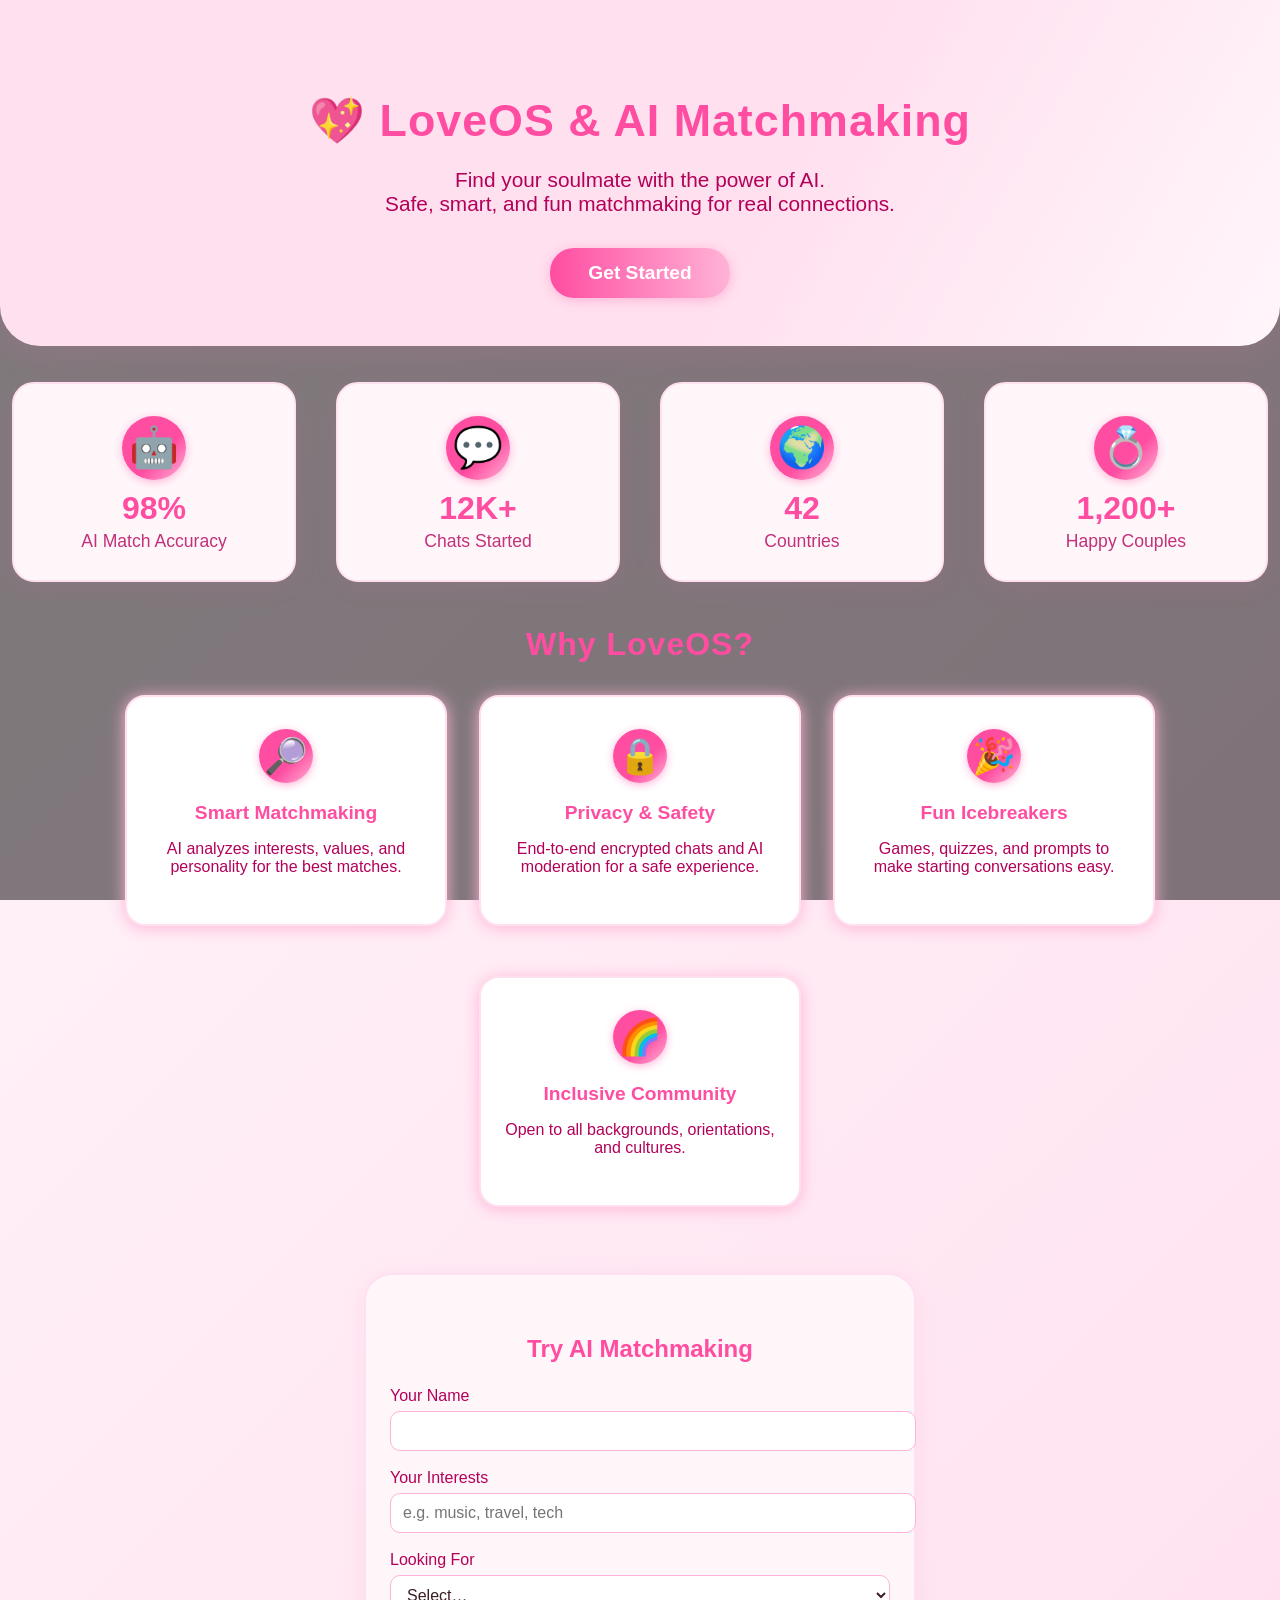
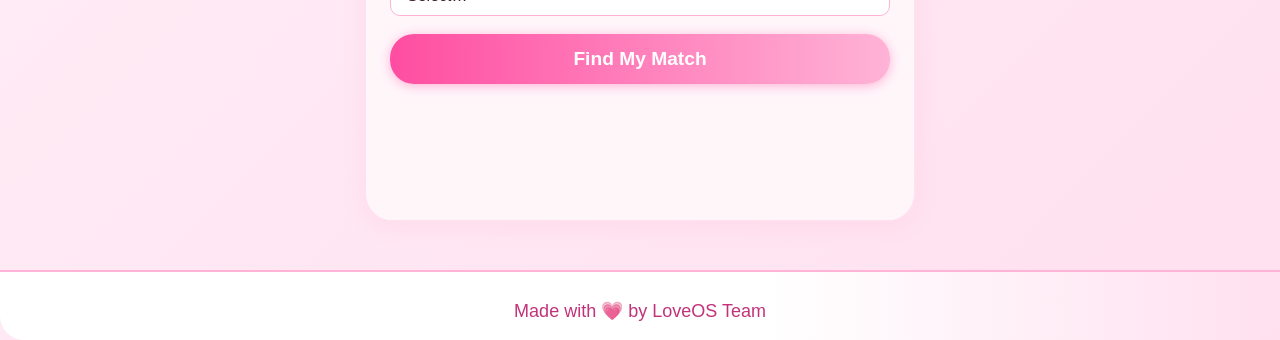
<file: LoveOSAIMatchmaking/index.html>
<!DOCTYPE html>
<html lang="en">

<head>
  <meta charset="UTF-8">
  <meta name="viewport" content="width=device-width,initial-scale=1">
  <title>LoveOS & AI Matchmaking</title>
  <meta name="description" content="Find your perfect match with LoveOS & AI Matchmaking. Safe, smart, and fun!">
  <link rel="stylesheet" href="styles.css">
</head>

<body>
     <!-- Background Video -->
    <video autoplay muted loop id="bgVideo">
        <source src='../homepage/videos/background_home.mp4' type="video/mp4">
        Your browser does not support HTML5 video.
    </video>

    <!-- Video Overlay -->
    <div class="video-overlay"></div>
  <header class="hero">
    <div class="hero-content">
      <h1>💖 LoveOS & AI Matchmaking</h1>
      <p class="lead">Find your soulmate with the power of AI.<br>
        Safe, smart, and fun matchmaking for real connections.</p>
      <button class="btn" id="getStartedBtn">Get Started</button>
    </div>
  </header>

  <section class="stats-section">
    <div class="stat-card">
      <div class="stat-icon">🤖</div>
      <div class="stat-number">98%</div>
      <div class="stat-label">AI Match Accuracy</div>
    </div>
    <div class="stat-card">
      <div class="stat-icon">💬</div>
      <div class="stat-number">12K+</div>
      <div class="stat-label">Chats Started</div>
    </div>
    <div class="stat-card">
      <div class="stat-icon">🌍</div>
      <div class="stat-number">42</div>
      <div class="stat-label">Countries</div>
    </div>
    <div class="stat-card">
      <div class="stat-icon">💍</div>
      <div class="stat-number">1,200+</div>
      <div class="stat-label">Happy Couples</div>
    </div>
  </section>

  <main>
    <section class="features-section">
      <h2>Why LoveOS?</h2>
      <div class="features-grid">
        <div class="feature-card">
          <div class="feature-icon">🔎</div>
          <h3>Smart Matchmaking</h3>
          <p>AI analyzes interests, values, and personality for the best matches.</p>
        </div>
        <div class="feature-card">
          <div class="feature-icon">🔒</div>
          <h3>Privacy & Safety</h3>
          <p>End-to-end encrypted chats and AI moderation for a safe experience.</p>
        </div>
        <div class="feature-card">
          <div class="feature-icon">🎉</div>
          <h3>Fun Icebreakers</h3>
          <p>Games, quizzes, and prompts to make starting conversations easy.</p>
        </div>
        <div class="feature-card">
          <div class="feature-icon">🌈</div>
          <h3>Inclusive Community</h3>
          <p>Open to all backgrounds, orientations, and cultures.</p>
        </div>
      </div>
    </section>

    <section class="matchmaking-section" id="matchmaking">
      <h2>Try AI Matchmaking</h2>
      <form id="matchForm" class="match-form" autocomplete="off">
        <label>
          Your Name
          <input type="text" id="userName" required>
        </label>
        <label>
          Your Interests
          <input type="text" id="userInterests" placeholder="e.g. music, travel, tech" required>
        </label>
        <label>
          Looking For
          <select id="userLookingFor" required>
            <option value="">Select…</option>
            <option value="friendship">Friendship</option>
            <option value="dating">Dating</option>
            <option value="longterm">Long-term</option>
          </select>
        </label>
        <button type="submit" class="btn">Find My Match</button>
      </form>
      <div id="matchResult" class="match-result"></div>
    </section>
  </main>

  <footer>
    <div class="footer-content">
      <span>Made with 💗 by LoveOS Team</span>
    </div>
  </footer>

  <script src="script.js"></script>
</body>

</html>
</file>
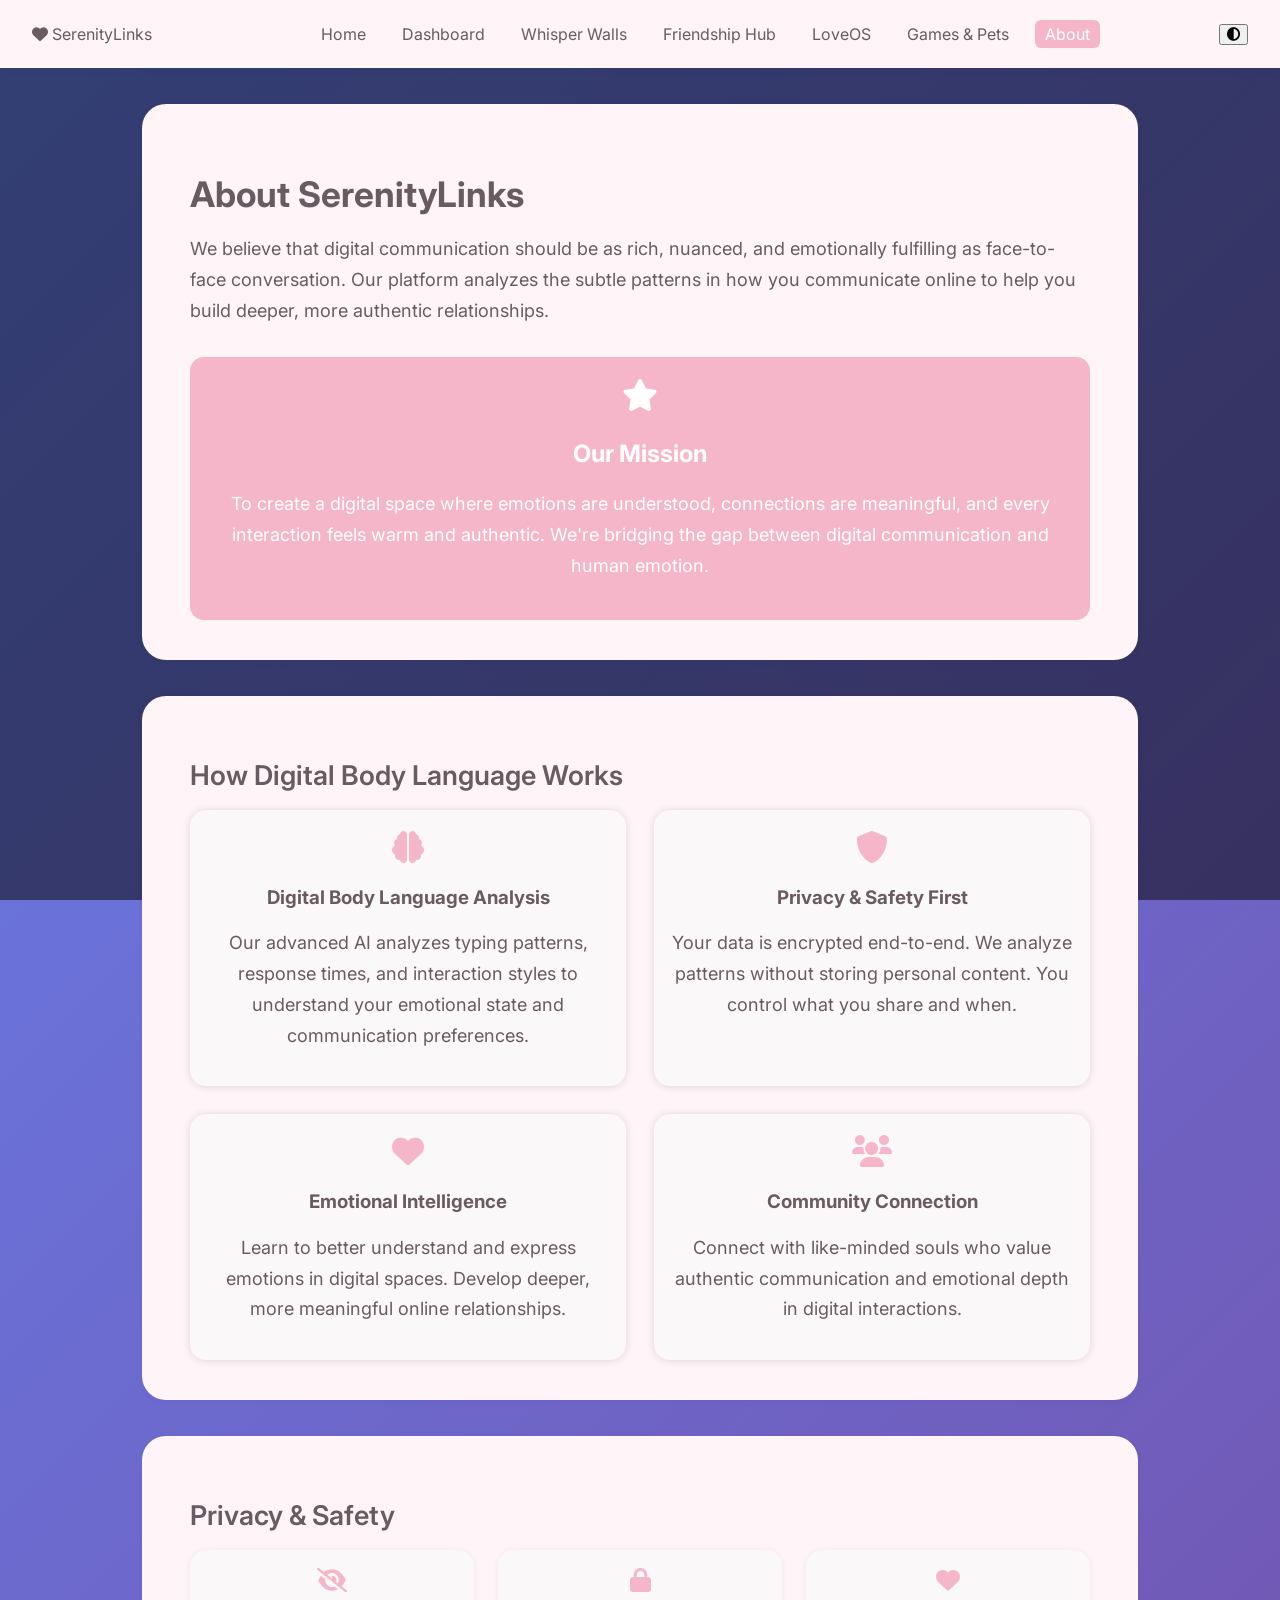
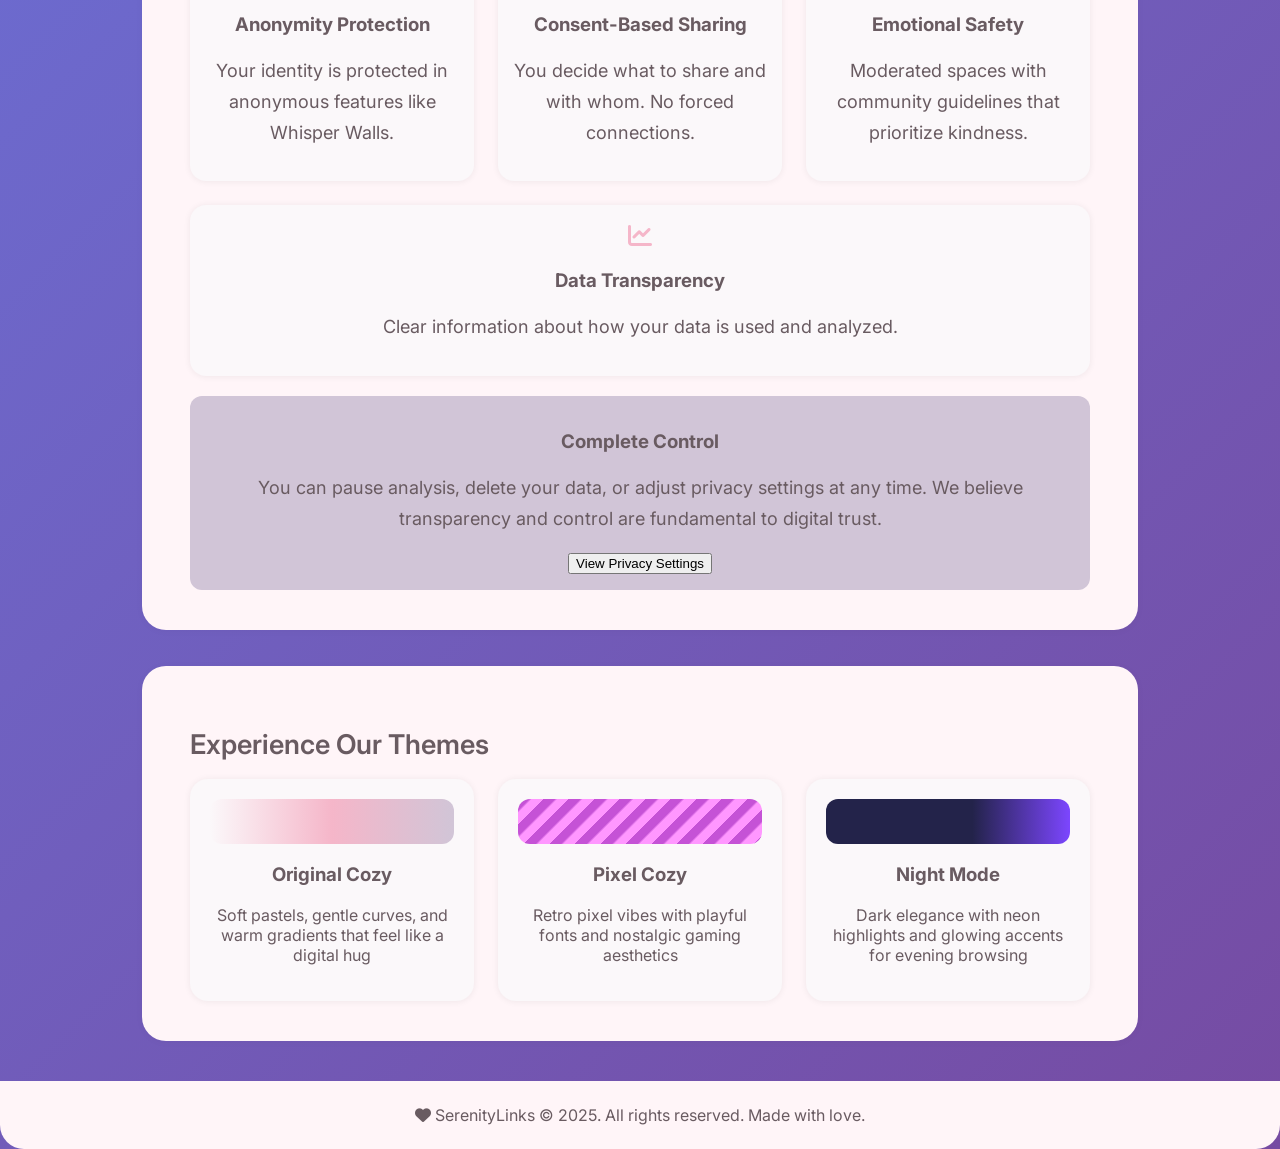
<file: about.html>
<!DOCTYPE html>
<html lang="en">
<head>
  <meta charset="UTF-8">
  <meta name="viewport" content="width=device-width, initial-scale=1.0">
  <title>About - SerenityLinks</title>
  <link rel="stylesheet" href="about.css">
  <link href="https://cdnjs.cloudflare.com/ajax/libs/font-awesome/6.0.0/css/all.min.css" rel="stylesheet">
  <link href="https://fonts.googleapis.com/css2?family=Inter:wght@300;400;500;600;700&display=swap" rel="stylesheet">
</head>
<body class="theme-original">

       <!-- Background Video -->
    <video autoplay muted loop id="bgVideo">
        <source src='../homepage/videos/background_home.mp4' type="video/mp4">
        Your browser does not support HTML5 video.
    </video>

    <!-- Video Overlay -->
    <div class="video-overlay"></div>

  <!-- Navigation -->
  <nav class="navbar">
    <div class="nav-left">
      <span class="brand"><i class="fas fa-heart"></i> SerenityLinks</span>
    </div>
    <ul class="nav-menu">
      <li><a href="#">Home</a></li>
      <li><a href="#">Dashboard</a></li>
      <li><a href="#">Whisper Walls</a></li>
      <li><a href="#">Friendship Hub</a></li>
      <li><a href="#">LoveOS</a></li>
      <li><a href="#">Games & Pets</a></li>
      <li><a href="#" class="active">About</a></li>
    </ul>
    <div class="nav-actions">
      <button id="themeToggle"><i class="fas fa-adjust"></i></button>
      <div id="themeSelector" class="theme-selector hidden">
        <button data-theme="original">Original Cozy</button>
        <button data-theme="pixel">Pixel Cozy</button>
        <button data-theme="night">Night Mode</button>
      </div>
    </div>
  </nav>

  <!-- Main Content -->
  <main>
    <section class="about">
      <h1>About SerenityLinks</h1>
      <p>
        We believe that digital communication should be as rich, nuanced, and emotionally fulfilling as face-to-face conversation. Our platform analyzes the subtle patterns in how you communicate online to help you build deeper, more authentic relationships.
      </p>
      <div class="mission">
        <span><i class="fas fa-star"></i></span>
        <h2>Our Mission</h2>
        <p>
          To create a digital space where emotions are understood, connections are meaningful, and every interaction feels warm and authentic. We're bridging the gap between digital communication and human emotion.
        </p>
      </div>
    </section>

    <section class="features">
      <h2>How Digital Body Language Works</h2>
      <div class="feature-grid">
        <div class="feature-card">
          <span class="feature-icon"><i class="fas fa-brain"></i></span>
          <h3>Digital Body Language Analysis</h3>
          <p>Our advanced AI analyzes typing patterns, response times, and interaction styles to understand your emotional state and communication preferences.</p>
        </div>
        <div class="feature-card">
          <span class="feature-icon"><i class="fas fa-shield-alt"></i></span>
          <h3>Privacy & Safety First</h3>
          <p>Your data is encrypted end-to-end. We analyze patterns without storing personal content. You control what you share and when.</p>
        </div>
        <div class="feature-card">
          <span class="feature-icon"><i class="fas fa-heart"></i></span>
          <h3>Emotional Intelligence</h3>
          <p>Learn to better understand and express emotions in digital spaces. Develop deeper, more meaningful online relationships.</p>
        </div>
        <div class="feature-card">
          <span class="feature-icon"><i class="fas fa-users"></i></span>
          <h3>Community Connection</h3>
          <p>Connect with like-minded souls who value authentic communication and emotional depth in digital interactions.</p>
        </div>
      </div>
    </section>

    <section class="privacy">
      <h2>Privacy & Safety</h2>
      <div class="privacy-grid">
        <div class="privacy-card">
          <span class="privacy-icon"><i class="fas fa-eye-slash"></i></span>
          <h3>Anonymity Protection</h3>
          <p>Your identity is protected in anonymous features like Whisper Walls.</p>
        </div>
        <div class="privacy-card">
          <span class="privacy-icon"><i class="fas fa-lock"></i></span>
          <h3>Consent-Based Sharing</h3>
          <p>You decide what to share and with whom. No forced connections.</p>
        </div>
        <div class="privacy-card">
          <span class="privacy-icon"><i class="fas fa-heart"></i></span>
          <h3>Emotional Safety</h3>
          <p>Moderated spaces with community guidelines that prioritize kindness.</p>
        </div>
        <div class="privacy-card">
          <span class="privacy-icon"><i class="fas fa-chart-line"></i></span>
          <h3>Data Transparency</h3>
          <p>Clear information about how your data is used and analyzed.</p>
        </div>
      </div>
      <div class="control">
        <h3>Complete Control</h3>
        <p>You can pause analysis, delete your data, or adjust privacy settings at any time. We believe transparency and control are fundamental to digital trust.</p>
        <button class="privacy-btn">View Privacy Settings</button>
      </div>
    </section>

    <section class="themes">
      <h2>Experience Our Themes</h2>
      <div class="themes-grid">
        <div class="theme-card" data-theme="original">
          <div class="theme-preview original"></div>
          <h3>Original Cozy</h3>
          <p>Soft pastels, gentle curves, and warm gradients that feel like a digital hug</p>
        </div>
        <div class="theme-card" data-theme="pixel">
          <div class="theme-preview pixel"></div>
          <h3>Pixel Cozy</h3>
          <p>Retro pixel vibes with playful fonts and nostalgic gaming aesthetics</p>
        </div>
        <div class="theme-card" data-theme="night">
          <div class="theme-preview night"></div>
          <h3>Night Mode</h3>
          <p>Dark elegance with neon highlights and glowing accents for evening browsing</p>
        </div>
      </div>
    </section>
  </main>

  <!-- Footer -->
  <footer class="footer">
    <span><i class="fas fa-heart"></i> SerenityLinks</span> &copy; 2025. All rights reserved. Made with love.
  </footer>
  <script src="about.js"></script>
</body>
</html>
</file>
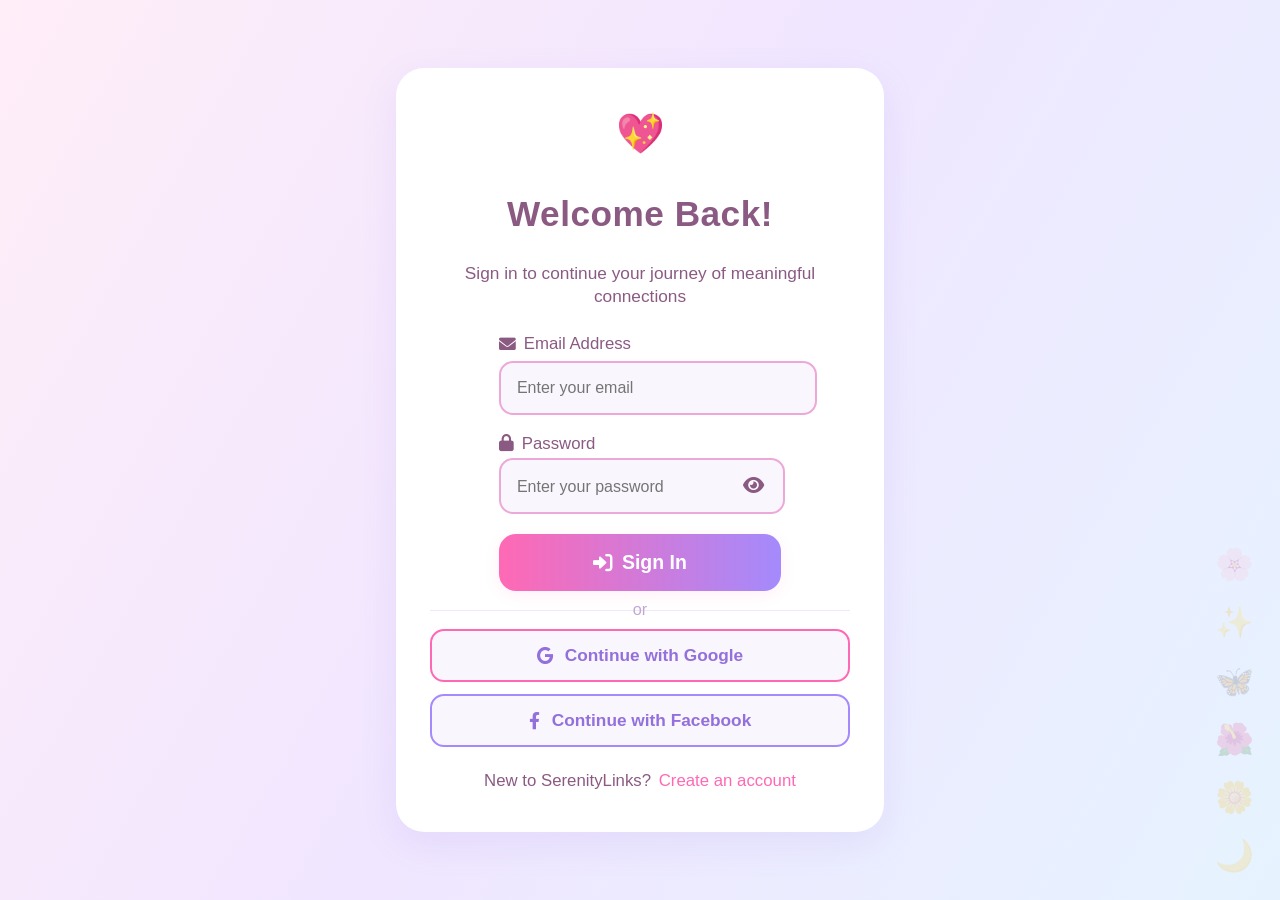
<file: login.html>
<!DOCTYPE html>
<html lang="en">
<head>
    <meta charset="UTF-8" />
    <meta name="viewport" content="width=device-width, initial-scale=1" />
    <title>Login - SerenityLinks</title>
    <link href="https://cdnjs.cloudflare.com/ajax/libs/font-awesome/6.0.0/css/all.min.css" rel="stylesheet">
    <link rel="stylesheet" href="login-styles.css"/>
</head>
<body>

    
    <div class="login-bg">
        <div class="login-card">
            <div class="login-graphic">
                <span class="graphic-heart">💖</span>
            </div>
            <h2 class="login-title">Welcome Back!</h2>
            <p class="login-subtitle">Sign in to continue your journey of meaningful connections</p>
            <form id="loginForm">
                <div class="form-group">
                    <label for="email" class="label-icon">
                        <i class="fas fa-envelope"></i>
                        Email Address
                    </label>
                    <input type="email" id="email" name="email" placeholder="Enter your email" required />
                </div>
                <div class="form-group">
                    <label for="password" class="label-icon">
                        <i class="fas fa-lock"></i>
                        Password
                    </label>
                    <div class="password-field">
                        <input type="password" id="password" name="password" placeholder="Enter your password" required />
                        <button type="button" class="toggle-password" tabindex="-1" onclick="togglePasswordVisibility()">
                            <i class="fas fa-eye"></i>
                        </button>
                    </div>
                </div>
                <button type="submit" class="btn-login">
                    <i class="fas fa-sign-in-alt"></i> Sign In
                </button>
            </form>
            <div class="social-divider">or</div>
            <div class="social-login">
                <button class="btn-social btn-google" type="button" onclick="loginGoogle()">
                    <i class="fab fa-google"></i>
                    Continue with Google
                </button>
                <button class="btn-social btn-facebook" type="button" onclick="loginFacebook()">
                    <i class="fab fa-facebook-f"></i>
                    Continue with Facebook
                </button>
            </div>
            <div class="signup-footer">
                New to SerenityLinks?
                <a href="register.html">Create an account</a>
            </div>
        </div>
        <!-- Optional Floating Graphics for background effect -->
        <div class="floating-icons">
            <span>🌸</span>
            <span>✨</span>
            <span>🦋</span>
            <span>🌺</span>
            <span>🌼</span>
            <span>🌙</span>
        </div>
    </div>
    <script>
        function togglePasswordVisibility() {
            const pwdInput = document.getElementById('password');
            const icon = document.querySelector('.toggle-password i');
            if (pwdInput.type === 'password') {
                pwdInput.type = 'text';
                icon.classList.remove('fa-eye');
                icon.classList.add('fa-eye-slash');
            } else {
                pwdInput.type = 'password';
                icon.classList.remove('fa-eye-slash');
                icon.classList.add('fa-eye');
            }
        }
        function loginGoogle() {
            window.location.href = 'https://accounts.google.com'; // Replace with your own logic
        }
        function loginFacebook() {
            window.location.href = 'https://facebook.com'; // Replace with your own logic
        }
        document.getElementById('loginForm').addEventListener('submit', function(e){
            e.preventDefault();
            // Your login logic here
            window.location.href = "homepage/homepage.html";
        });
    </script>
</body>
</html>
</file>
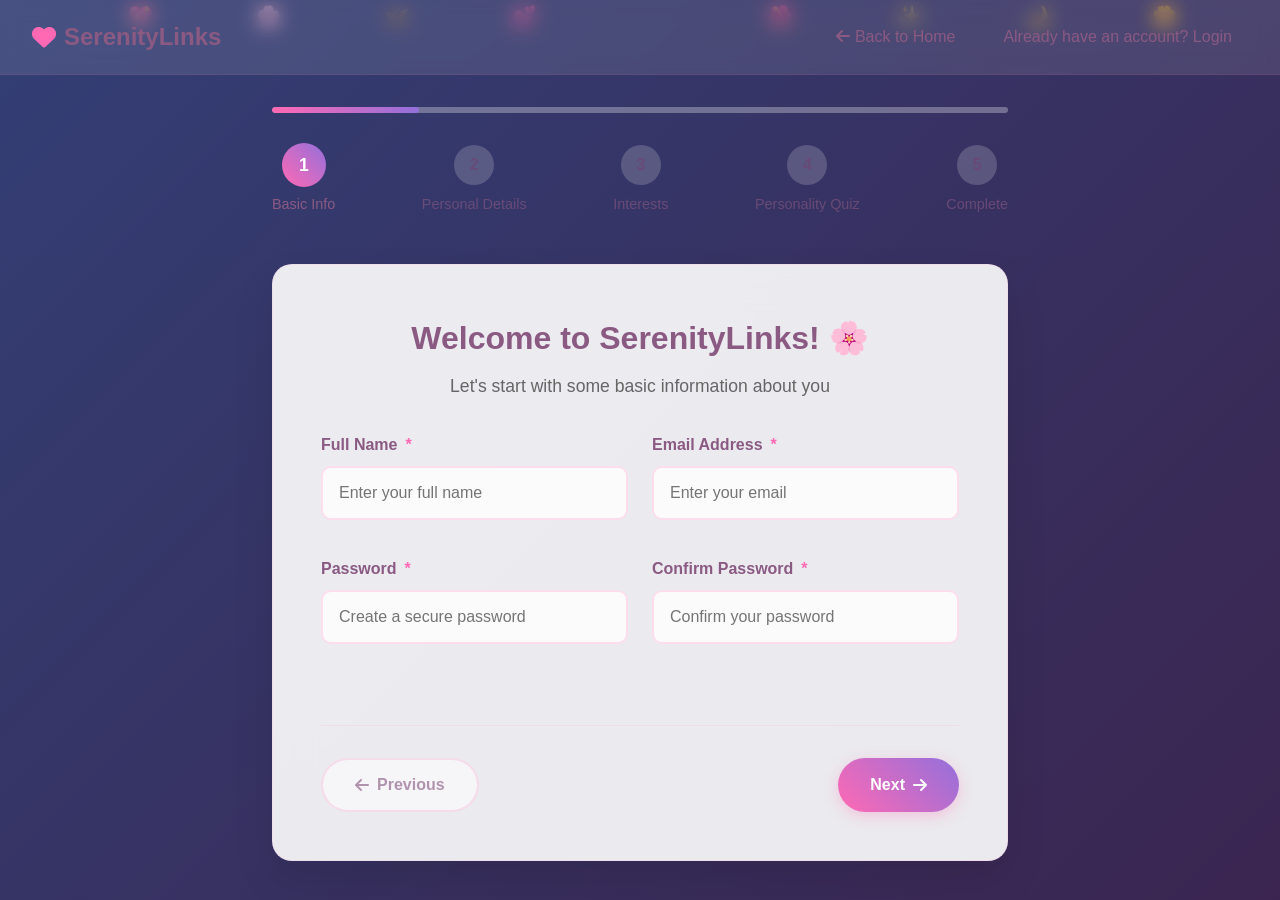
<file: register.html>
<!DOCTYPE html>
<html lang="en">
<head>
    <meta charset="UTF-8">
    <meta name="viewport" content="width=device-width, initial-scale=1.0">
    <title>Join SerenityLinks - Registration</title>
    <link rel="stylesheet" href="register-styles.css">
    <link href="https://cdnjs.cloudflare.com/ajax/libs/font-awesome/6.0.0/css/all.min.css" rel="stylesheet">
</head>
<body>
    <!-- Background Elements -->
    <div class="floating-hearts">
        <div class="heart">💖</div>
        <div class="heart">🌸</div>
        <div class="heart">🦋</div>
        <div class="heart">💕</div>
        <div class="heart">🌺</div>
        <div class="heart">✨</div>
        <div class="heart">🌙</div>
        <div class="heart">🌼</div>
    </div>

       <!-- Background Video -->
    <video autoplay muted loop id="bgVideo">
        <source src='../homepage/videos/background_home.mp4' type="video/mp4">
        Your browser does not support HTML5 video.
    </video>

    <!-- Video Overlay -->
    <div class="video-overlay"></div>

    <!-- Header -->
    <header class="header">
        <div class="logo">
            <i class="fas fa-heart"></i>
            <span>SerenityLinks</span>
        </div>
        <div class="nav-actions">
            <a href="index.html" class="back-btn">
                <i class="fas fa-arrow-left"></i> Back to Home
            </a>
            <a href="login.html" class="login-link">Already have an account? Login</a>
        </div>
    </header>

    <!-- Main Container -->
    <div class="container">
        <!-- Progress Bar -->
        <div class="progress-container">
            <div class="progress-bar">
                <div class="progress-fill" id="progressFill"></div>
            </div>
            <div class="progress-steps">
                <div class="step active" data-step="1">
                    <div class="step-circle">1</div>
                    <div class="step-label">Basic Info</div>
                </div>
                <div class="step" data-step="2">
                    <div class="step-circle">2</div>
                    <div class="step-label">Personal Details</div>
                </div>
                <div class="step" data-step="3">
                    <div class="step-circle">3</div>
                    <div class="step-label">Interests</div>
                </div>
                <div class="step" data-step="4">
                    <div class="step-circle">4</div>
                    <div class="step-label">Personality Quiz</div>
                </div>
                <div class="step" data-step="5">
                    <div class="step-circle">5</div>
                    <div class="step-label">Complete</div>
                </div>
            </div>
        </div>

        <!-- Registration Form -->
        <div class="form-container">
            <form id="registrationForm" class="registration-form">
                
                <!-- Step 1: Basic Information -->
                <div class="form-step active" data-step="1">
                    <div class="step-header">
                        <h2>Welcome to SerenityLinks! 🌸</h2>
                        <p>Let's start with some basic information about you</p>
                    </div>
                    
                    <div class="form-grid">
                        <div class="form-group">
                            <label for="fullName">Full Name <span class="required">*</span></label>
                            <input type="text" id="fullName" name="fullName" placeholder="Enter your full name" required>
                            <div class="field-feedback"></div>
                        </div>
                        
                        <div class="form-group">
                            <label for="email">Email Address <span class="required">*</span></label>
                            <input type="email" id="email" name="email" placeholder="Enter your email" required>
                            <div class="field-feedback"></div>
                        </div>
                        
                        <div class="form-group">
                            <label for="password">Password <span class="required">*</span></label>
                            <input type="password" id="password" name="password" placeholder="Create a secure password" required>
                            <div class="password-strength"></div>
                            <div class="field-feedback"></div>
                        </div>
                        
                        <div class="form-group">
                            <label for="confirmPassword">Confirm Password <span class="required">*</span></label>
                            <input type="password" id="confirmPassword" name="confirmPassword" placeholder="Confirm your password" required>
                            <div class="field-feedback"></div>
                        </div>
                    </div>
                </div>

                <!-- Step 2: Personal Details -->
                <div class="form-step" data-step="2">
                    <div class="step-header">
                        <h2>Tell us more about yourself 💫</h2>
                        <p>This helps us create a personalized experience for you</p>
                    </div>
                    
                    <div class="form-grid">
                        <div class="form-group">
                            <label for="dateOfBirth">Date of Birth <span class="required">*</span></label>
                            <input type="date" id="dateOfBirth" name="dateOfBirth" required>
                            <div class="field-feedback"></div>
                        </div>
                        
                        <div class="form-group">
                            <label for="phoneNumber">Phone Number <span class="required">*</span></label>
                            <input type="tel" id="phoneNumber" name="phoneNumber" placeholder="+1 (555) 123-4567" required>
                            <div class="field-feedback"></div>
                        </div>
                        
                        <div class="form-group">
                            <label for="gender">Gender (Optional)</label>
                            <select id="gender" name="gender">
                                <option value="">Prefer not to say</option>
                                <option value="female">Female</option>
                                <option value="male">Male</option>
                                <option value="non-binary">Non-binary</option>
                                <option value="other">Other</option>
                            </select>
                        </div>
                        
                        <div class="form-group">
                            <label for="location">Location (Optional)</label>
                            <input type="text" id="location" name="location" placeholder="City, Country">
                        </div>
                    </div>
                </div>

                <!-- Step 3: Interests & Hobbies -->
                <div class="form-step" data-step="3">
                    <div class="step-header">
                        <h2>What brings you joy? 🌺</h2>
                        <p>Select your hobbies and interests to find like-minded people</p>
                    </div>
                    
                    <div class="interests-section">
                        <h3>Hobbies & Activities</h3>
                        <div class="interests-grid">
                            <label class="interest-tag">
                                <input type="checkbox" name="hobbies" value="reading">
                                <span><i class="fas fa-book"></i> Reading</span>
                            </label>
                            <label class="interest-tag">
                                <input type="checkbox" name="hobbies" value="music">
                                <span><i class="fas fa-music"></i> Music</span>
                            </label>
                            <label class="interest-tag">
                                <input type="checkbox" name="hobbies" value="art">
                                <span><i class="fas fa-palette"></i> Art & Drawing</span>
                            </label>
                            <label class="interest-tag">
                                <input type="checkbox" name="hobbies" value="cooking">
                                <span><i class="fas fa-utensils"></i> Cooking</span>
                            </label>
                            <label class="interest-tag">
                                <input type="checkbox" name="hobbies" value="gaming">
                                <span><i class="fas fa-gamepad"></i> Gaming</span>
                            </label>
                            <label class="interest-tag">
                                <input type="checkbox" name="hobbies" value="photography">
                                <span><i class="fas fa-camera"></i> Photography</span>
                            </label>
                            <label class="interest-tag">
                                <input type="checkbox" name="hobbies" value="traveling">
                                <span><i class="fas fa-plane"></i> Traveling</span>
                            </label>
                            <label class="interest-tag">
                                <input type="checkbox" name="hobbies" value="fitness">
                                <span><i class="fas fa-dumbbell"></i> Fitness</span>
                            </label>
                            <label class="interest-tag">
                                <input type="checkbox" name="hobbies" value="nature">
                                <span><i class="fas fa-leaf"></i> Nature</span>
                            </label>
                            <label class="interest-tag">
                                <input type="checkbox" name="hobbies" value="writing">
                                <span><i class="fas fa-pen"></i> Writing</span>
                            </label>
                            <label class="interest-tag">
                                <input type="checkbox" name="hobbies" value="movies">
                                <span><i class="fas fa-film"></i> Movies</span>
                            </label>
                            <label class="interest-tag">
                                <input type="checkbox" name="hobbies" value="meditation">
                                <span><i class="fas fa-heart"></i> Meditation</span>
                            </label>
                        </div>
                        
                        <div class="form-group">
                            <label for="customInterests">Other Interests</label>
                            <textarea id="customInterests" name="customInterests" placeholder="Tell us about any other hobbies or interests..." rows="3"></textarea>
                        </div>
                    </div>
                </div>

                <!-- Step 4: Personality Quiz -->
                <div class="form-step" data-step="4">
                    <div class="step-header">
                        <h2>Discover Your Personality 🧠</h2>
                        <p>This quick quiz helps us understand you better for meaningful connections</p>
                    </div>
                    
                    <div class="quiz-container">
                        <div class="quiz-progress">
                            <div class="quiz-progress-bar">
                                <div class="quiz-progress-fill" id="quizProgressFill"></div>
                            </div>
                            <span class="quiz-counter">Question <span id="currentQuestion">1</span> of <span id="totalQuestions">10</span></span>
                        </div>
                        
                        <div class="quiz-questions">
                            <!-- Questions will be dynamically loaded -->
                        </div>
                        
                        <div class="quiz-navigation">
                            <button type="button" class="btn-secondary" id="prevQuestion" disabled>Previous</button>
                            <button type="button" class="btn-primary" id="nextQuestion">Next</button>
                        </div>
                    </div>
                </div>

                <!-- Step 5: Completion -->
                <div class="form-step" data-step="5">
                    <div class="step-header">
                        <h2>You're all set! 🎉</h2>
                        <p>Your personality profile has been created</p>
                    </div>
                    
                    <div class="completion-content">
                        <div class="personality-result" id="personalityResult">
                            <!-- Personality result will be displayed here -->
                        </div>
                        
                        <div class="welcome-message">
                            <h3>Welcome to the SerenityLinks family! 💖</h3>
                            <p>You're now ready to discover meaningful connections and join our supportive community.</p>
                        </div>
                    </div>
                </div>

                <!-- Navigation Buttons -->
                <div class="form-navigation">
                    <button type="button" class="btn-secondary" id="prevStep" disabled>
                        <i class="fas fa-arrow-left"></i> Previous
                    </button>
                    <button type="button" class="btn-primary" id="nextStep">
                        Next <i class="fas fa-arrow-right"></i>
                    </button>
                    <button type="submit" class="btn-primary" id="submitForm" style="display: none;">
                        <i class="fas fa-heart"></i> Complete Registration
                    </button>
                </div>
            </form>
        </div>
    </div>

    <!-- Support Message Template -->
    <div class="support-template" id="supportTemplate" style="display: none;">
        <div class="support-message">
            <div class="support-icon">💙</div>
            <div class="support-content">
                <h4>We're here for you</h4>
                <p>We noticed you might need some support. Remember, you're not alone in this journey.</p>
                <div class="support-actions">
                    <button class="btn-support" onclick="showSupportResources()">Get Support</button>
                    <button class="btn-close" onclick="closeSupportMessage()">Thank you</button>
                </div>
            </div>
        </div>
    </div>

    <script src="register-script.js"></script>
</body>
</html>
</file>
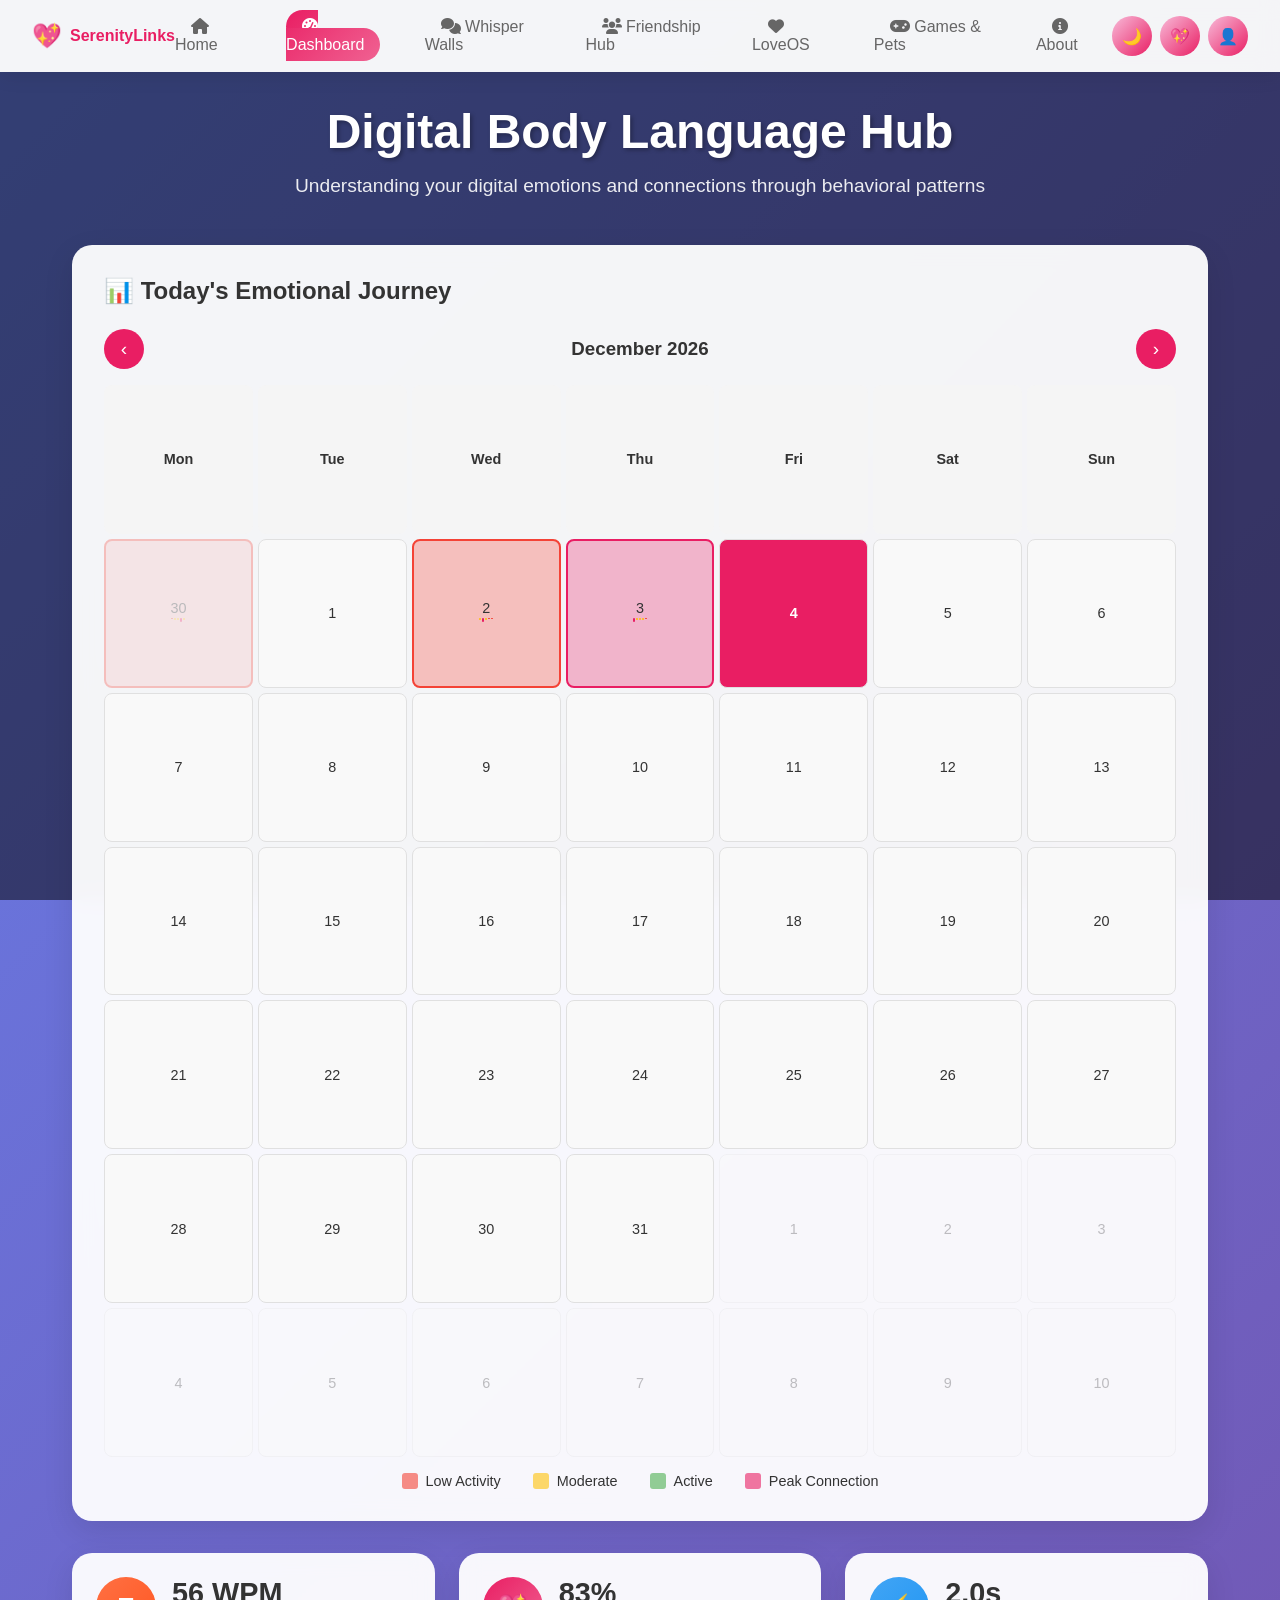
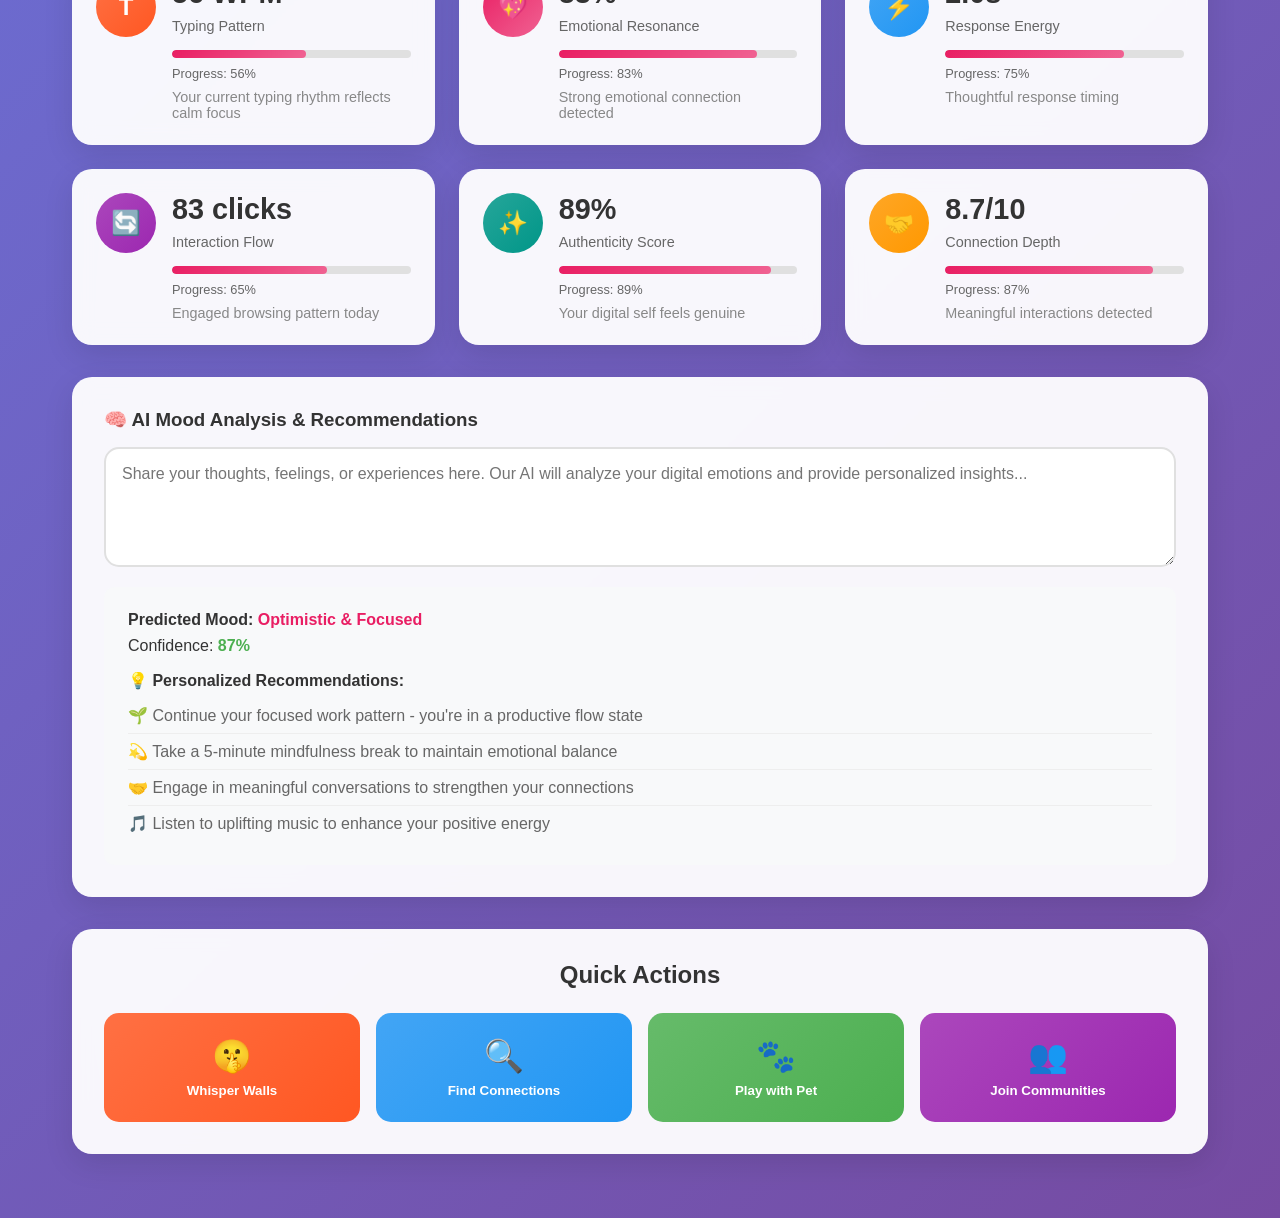
<file: dashboard/dashboard.html>
<!DOCTYPE html>
<html lang="en">
<head>
    <meta charset="UTF-8">
    <meta name="viewport" content="width=device-width, initial-scale=1.0">
    <title>Digital Body Language Hub</title>
    <link rel="stylesheet" href="dashboard.css">
    <link href="https://cdnjs.cloudflare.com/ajax/libs/font-awesome/6.0.0/css/all.min.css" rel="stylesheet">
</head>

   <!-- Background Video -->
    <video autoplay muted loop id="bgVideo">
        <source src='../homepage/videos/background_home.mp4' type="video/mp4">
        Your browser does not support HTML5 video.
    </video>

    <!-- Video Overlay -->
    <div class="video-overlay"></div>

<body>
    <!-- Navigation -->
    <nav class="navbar">
        <div class="nav-brand">
            <span class="logo">💖</span>
            <span>SerenityLinks</span>
        </div>
        <ul class="nav-menu">
            <li><a href="#" class="nav-link"><i class="fas fa-home"></i> Home</a></li>
            <li><a href="#" class="nav-link active"><i class="fas fa-tachometer-alt"></i> Dashboard</a></li>
            <li><a href="#" class="nav-link"><i class="fas fa-comments"></i> Whisper Walls</a></li>
            <li><a href="#" class="nav-link"><i class="fas fa-users"></i> Friendship Hub</a></li>
            <li><a href="#" class="nav-link"><i class="fas fa-heart"></i> LoveOS</a></li>
            <li><a href="#" class="nav-link"><i class="fas fa-gamepad"></i> Games & Pets</a></li>
            <li><a href="#" class="nav-link"><i class="fas fa-info-circle"></i> About</a></li>
        </ul>
        <div class="nav-profile">
            <div class="profile-icons">
                <div class="profile-icon">🌙</div>
                <div class="profile-icon">💖</div>
                <div class="profile-icon">👤</div>
            </div>
            <button class="menu-toggle">☰</button>
        </div>
    </nav>

    <div class="container">
        <!-- Main Header -->
        <header class="main-header">
            <h1>Digital Body Language Hub</h1>
            <p class="subtitle">Understanding your digital emotions and connections through behavioral patterns</p>
        </header>

        <!-- Calendar Section -->
        <section class="mood-calendar-section">
            <div class="section-header">
                <h2>📊 Today's Emotional Journey</h2>
            </div>
            <div class="calendar-container">
                <div class="calendar-header">
                    <button id="prevMonth" class="calendar-nav">‹</button>
                    <h3 id="currentMonth">September 2025</h3>
                    <button id="nextMonth" class="calendar-nav">›</button>
                </div>
                <div id="calendarGrid" class="calendar-grid">
                    <!-- Calendar will be generated by JavaScript -->
                </div>
                <div class="mood-legend">
                    <div class="legend-item">
                        <div class="legend-color low-activity"></div>
                        <span>Low Activity</span>
                    </div>
                    <div class="legend-item">
                        <div class="legend-color moderate"></div>
                        <span>Moderate</span>
                    </div>
                    <div class="legend-item">
                        <div class="legend-color active"></div>
                        <span>Active</span>
                    </div>
                    <div class="legend-item">
                        <div class="legend-color peak-connection"></div>
                        <span>Peak Connection</span>
                    </div>
                </div>
            </div>
        </section>

        <!-- Progress Section -->
        <section class="progress-section">
            <div class="progress-grid">
                <!-- Typing Pattern Card -->
                <div class="progress-card" data-metric="typing">
                    <div class="card-icon typing">T</div>
                    <div class="card-content">
                        <div class="metric-value">56 WPM</div>
                        <div class="metric-label">Typing Pattern</div>
                        <div class="progress-bar">
                            <div class="progress-fill" style="width: 56%"></div>
                        </div>
                        <div class="progress-text">Progress: 56%</div>
                        <div class="card-description">Your current typing rhythm reflects calm focus</div>
                    </div>
                </div>

                <!-- Emotional Resonance Card -->
                <div class="progress-card" data-metric="emotional">
                    <div class="card-icon emotional">💖</div>
                    <div class="card-content">
                        <div class="metric-value">83%</div>
                        <div class="metric-label">Emotional Resonance</div>
                        <div class="progress-bar">
                            <div class="progress-fill" style="width: 83%"></div>
                        </div>
                        <div class="progress-text">Progress: 83%</div>
                        <div class="card-description">Strong emotional connection detected</div>
                    </div>
                </div>

                <!-- Response Energy Card -->
                <div class="progress-card" data-metric="energy">
                    <div class="card-icon energy">⚡</div>
                    <div class="card-content">
                        <div class="metric-value">2.3s</div>
                        <div class="metric-label">Response Energy</div>
                        <div class="progress-bar">
                            <div class="progress-fill" style="width: 75%"></div>
                        </div>
                        <div class="progress-text">Progress: 75%</div>
                        <div class="card-description">Thoughtful response timing</div>
                    </div>
                </div>

                <!-- Interaction Flow Card -->
                <div class="progress-card" data-metric="flow">
                    <div class="card-icon interaction">🔄</div>
                    <div class="card-content">
                        <div class="metric-value">127 clicks</div>
                        <div class="metric-label">Interaction Flow</div>
                        <div class="progress-bar">
                            <div class="progress-fill" style="width: 65%"></div>
                        </div>
                        <div class="progress-text">Progress: 65%</div>
                        <div class="card-description">Engaged browsing pattern today</div>
                    </div>
                </div>

                <!-- Authenticity Score Card -->
                <div class="progress-card" data-metric="authenticity">
                    <div class="card-icon authenticity">✨</div>
                    <div class="card-content">
                        <div class="metric-value">89%</div>
                        <div class="metric-label">Authenticity Score</div>
                        <div class="progress-bar">
                            <div class="progress-fill" style="width: 89%"></div>
                        </div>
                        <div class="progress-text">Progress: 89%</div>
                        <div class="card-description">Your digital self feels genuine</div>
                    </div>
                </div>

                <!-- Connection Depth Card -->
                <div class="progress-card" data-metric="connection">
                    <div class="card-icon connection">🤝</div>
                    <div class="card-content">
                        <div class="metric-value">8.7/10</div>
                        <div class="metric-label">Connection Depth</div>
                        <div class="progress-bar">
                            <div class="progress-fill" style="width: 87%"></div>
                        </div>
                        <div class="progress-text">Progress: 87%</div>
                        <div class="card-description">Meaningful interactions detected</div>
                    </div>
                </div>
            </div>
        </section>

        <!-- AI Analysis Section -->
        <section class="analysis-section">
            <h3>🧠 AI Mood Analysis & Recommendations</h3>
            <textarea id="userInput" placeholder="Share your thoughts, feelings, or experiences here. Our AI will analyze your digital emotions and provide personalized insights..."></textarea>
            <div id="analysisResults" class="analysis-results">
                <div class="ai-mood-prediction">
                    <h4>Predicted Mood: <span class="mood-status">Optimistic & Focused</span></h4>
                    <p>Confidence: <span class="confidence-score">87%</span></p>
                </div>
                <div class="ai-recommendations-list">
                    <h4>💡 Personalized Recommendations:</h4>
                    <ul>
                        <li>🌱 Continue your focused work pattern - you're in a productive flow state</li>
                        <li>💫 Take a 5-minute mindfulness break to maintain emotional balance</li>
                        <li>🤝 Engage in meaningful conversations to strengthen your connections</li>
                        <li>🎵 Listen to uplifting music to enhance your positive energy</li>
                    </ul>
                </div>
            </div>
        </section>

        <!-- Quick Actions Section -->
        <section class="quick-actions-section">
            <h2>Quick Actions</h2>
            <div class="quick-actions-grid">
                <button class="action-btn whisper" data-action="whisper">
                    <div class="action-icon">🤫</div>
                    <span>Whisper Walls</span>
                </button>
                <button class="action-btn connections" data-action="connections">
                    <div class="action-icon">🔍</div>
                    <span>Find Connections</span>
                </button>
                <button class="action-btn pet" data-action="pet">
                    <div class="action-icon">🐾</div>
                    <span>Play with Pet</span>
                </button>
                <button class="action-btn community" data-action="community">
                    <div class="action-icon">👥</div>
                    <span>Join Communities</span>
                </button>
            </div>
        </section>
    </div>

    <!-- Mood Modal -->
    <div id="moodModal" class="modal">
        <div class="modal-content">
            <h3>How are you feeling?</h3>
            <p id="modalDate">Select your mood for today</p>
            <div class="mood-options">
                <button class="mood-btn" data-mood="1">😢</button>
                <button class="mood-btn" data-mood="2">😐</button>
                <button class="mood-btn" data-mood="3">😊</button>
                <button class="mood-btn" data-mood="4">🤩</button>
            </div>
            <div class="mood-labels">
                <span>Sad</span>
                <span>Neutral</span>
                <span>Happy</span>
                <span>Excited</span>
            </div>
            <button id="closeMoodModal" class="close-btn">Close</button>
        </div>
    </div>

    <script src="dashboard.js"></script>
</body>
</html>
</file>
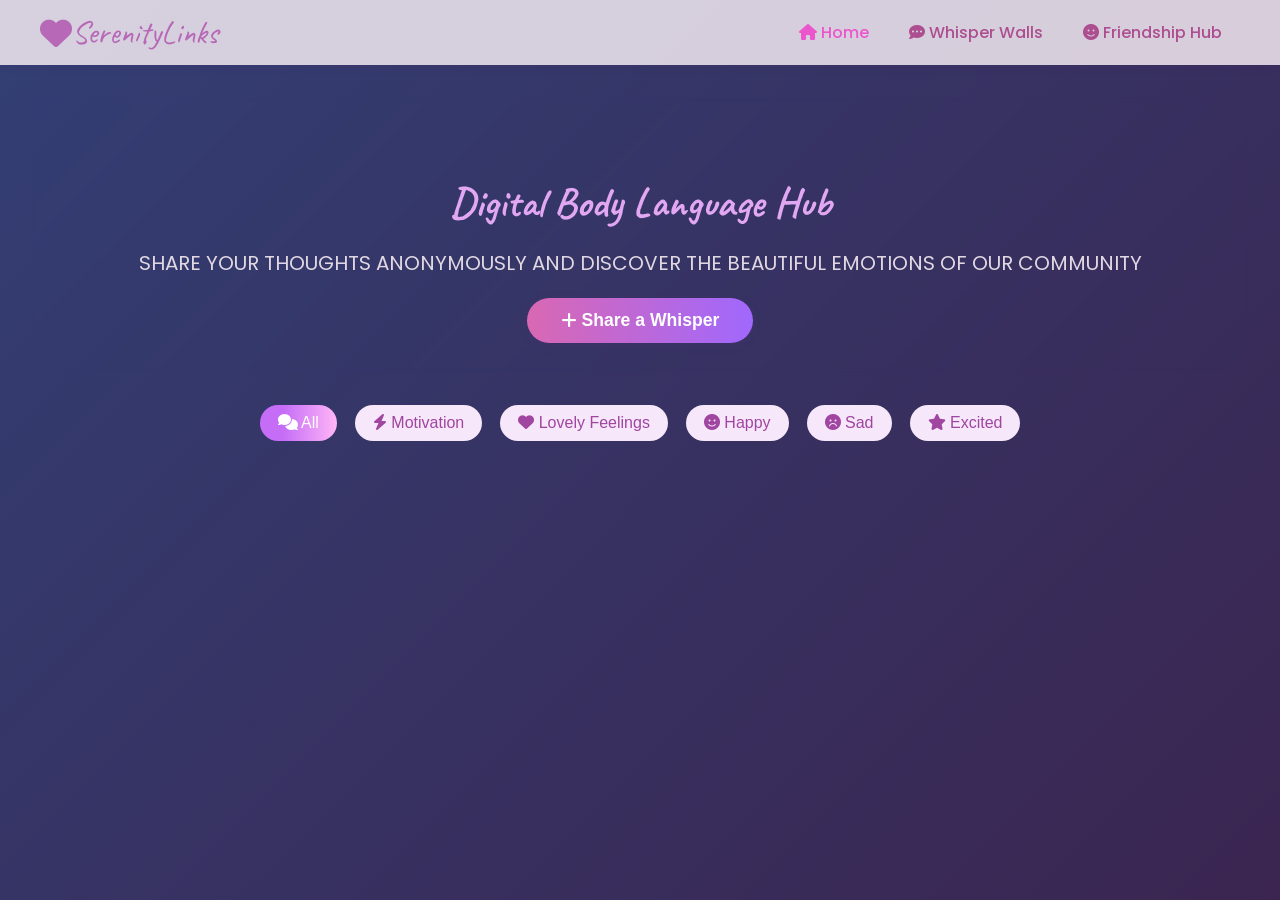
<file: WisperWalls/whisperwalls.html>
<!DOCTYPE html>
<html lang="en">
<head>
    <meta charset="UTF-8">
    <meta name="viewport" content="width=device-width, initial-scale=1.0">
    <title>Digital Body Language Hub - Whisper Walls</title>
    <link rel="stylesheet" href="whisperwalls.css">
    <link href="https://fonts.googleapis.com/css2?family=Poppins:wght@300;400;700&family=Caveat:wght@400;700&display=swap" rel="stylesheet">
    <link rel="stylesheet" href="https://cdnjs.cloudflare.com/ajax/libs/font-awesome/6.4.0/css/all.min.css"/>
</head>

<body>
    <!-- Background Video -->
    <video autoplay muted loop id="bgVideo">
        <source src='../homepage/videos/background_home.mp4' type="video/mp4">
        Your browser does not support HTML5 video.
    </video>

    <!-- Video Overlay -->
    <div class="video-overlay"></div>

    <nav class="navbar">
        <div class="nav-container">
            <div class="nav-logo">
                <i class="fas fa-heart"></i>
                <span>SerenityLinks</span>
            </div>
            <div class="nav-links">
                <a href="#" class="nav-link active"><i class="fas fa-home"></i> Home</a>
                <a href="#" class="nav-link"><i class="fas fa-comment-dots"></i> Whisper Walls</a>
                <a href="#" class="nav-link"><i class="fas fa-smile"></i> Friendship Hub</a>
            </div>
        </div>
    </nav>
    <section class="hero-section">
        <h1 class="hero-title">Digital Body Language Hub</h1>
        <p class="hero-subtitle">SHARE YOUR THOUGHTS ANONYMOUSLY AND DISCOVER THE BEAUTIFUL EMOTIONS OF OUR COMMUNITY</p>
        <button class="cta-button" id="shareWhisperBtn"><i class="fas fa-plus"></i> Share a Whisper</button>
    </section>
    <div class="mood-filters">
        <button class="mood-filter active" data-mood="all"><i class="fas fa-comments"></i> All</button>
        <button class="mood-filter" data-mood="motivation"><i class="fas fa-bolt"></i> Motivation</button>
        <button class="mood-filter" data-mood="lovely-feelings"><i class="fas fa-heart"></i> Lovely Feelings</button>
        <button class="mood-filter" data-mood="happy"><i class="fas fa-smile"></i> Happy</button>
        <button class="mood-filter" data-mood="sad"><i class="fas fa-frown"></i> Sad</button>
        <button class="mood-filter" data-mood="excited"><i class="fas fa-star"></i> Excited</button>
    </div>
    <div class="whispers-grid" id="whispersGrid"></div>
    <!-- Modal -->
    <div class="modal" id="whisperModal">
        <div class="modal-content">
            <div class="modal-header">
                <h3><i class="fas fa-feather-alt"></i> Share Your Whisper</h3>
                <button class="close-btn" id="closeModal">&times;</button>
            </div>
            <div class="modal-body">
                <textarea id="whisperText" placeholder="What's on your mind? Share your thoughts anonymously..." maxlength="280"></textarea>
                <div class="char-count"><span id="charCount">0</span>/280</div>
                <div class="mood-options">
                    <button class="mood-option" data-mood="motivation"><i class="fas fa-bolt"></i> Motivation</button>
                    <button class="mood-option" data-mood="lovely-feelings"><i class="fas fa-heart"></i> Lovely Feelings</button>
                    <button class="mood-option" data-mood="happy"><i class="fas fa-smile"></i> Happy</button>
                    <button class="mood-option" data-mood="sad"><i class="fas fa-frown"></i> Sad</button>
                    <button class="mood-option" data-mood="excited"><i class="fas fa-star"></i> Excited</button>
                </div>
            </div>
            <div class="modal-footer">
                <button class="btn-secondary" id="cancelWhisper">Cancel</button>
                <button class="btn-primary" id="submitWhisper"><i class="fas fa-paper-plane"></i> Share Whisper</button>
            </div>
        </div>
    </div>
    <div class="toast-container" id="toastContainer"></div>
    <script src="whisperwalls.js"></script>
</body>
</html>
</file>
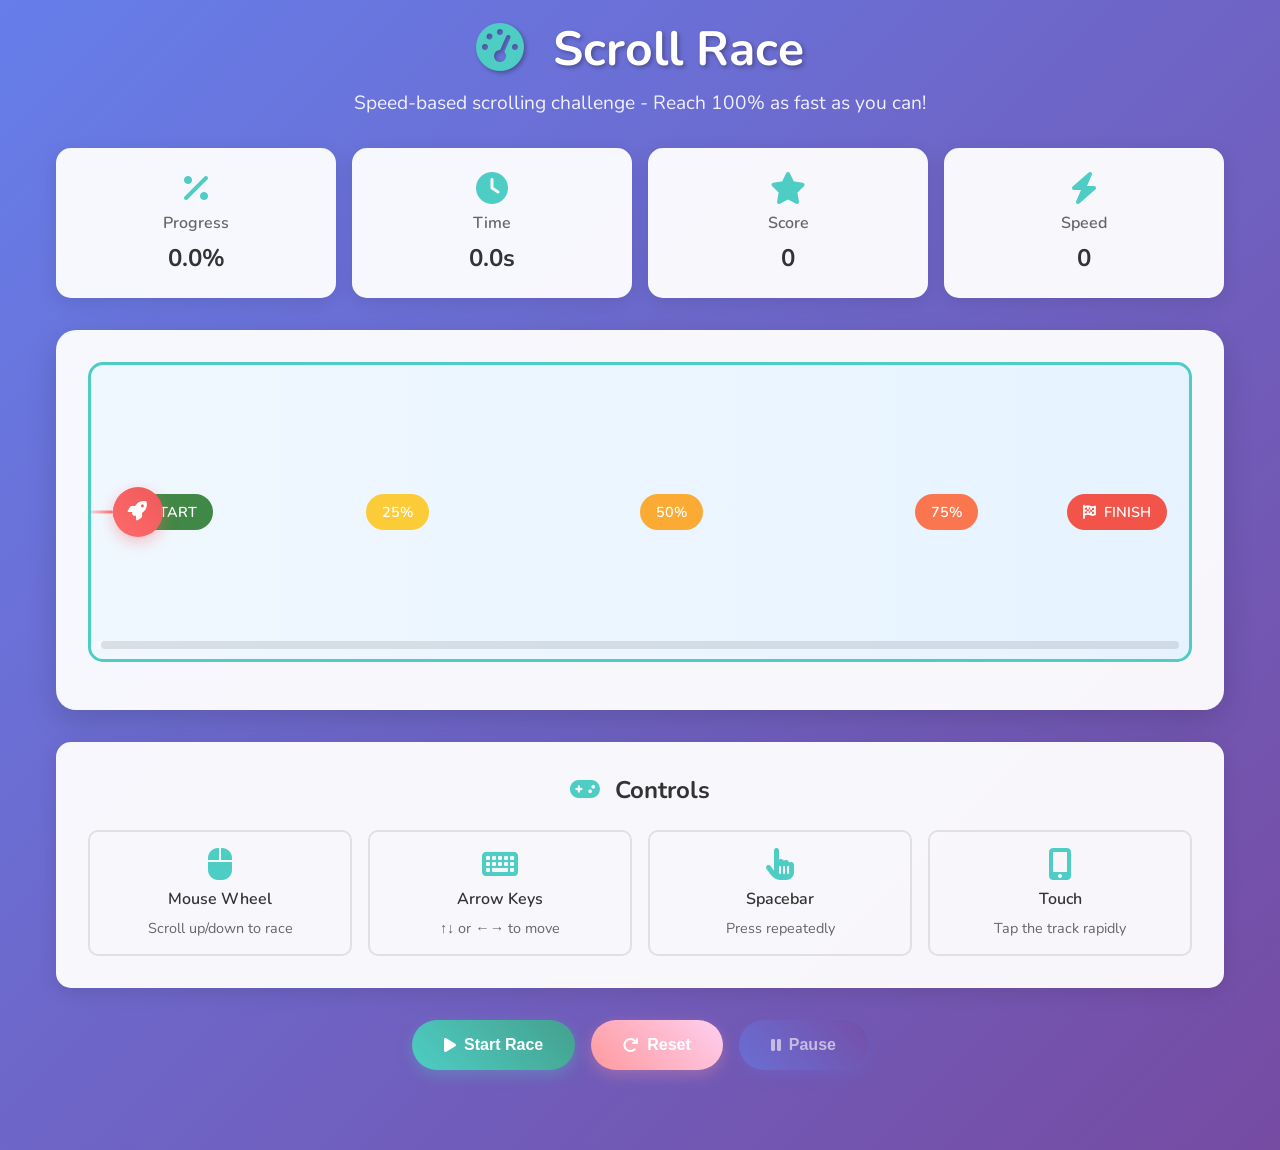
<file: games_pets/scroll_game/scrollrace.html>
<!DOCTYPE html>
<html lang="en">
<head>
    <meta charset="UTF-8">
    <meta name="viewport" content="width=device-width, initial-scale=1.0">
    <title>Scroll Race - Speed Challenge</title>
    <link rel="stylesheet" href="scrollrace.css">
    <link href="https://fonts.googleapis.com/css2?family=Nunito:wght@400;600;700&display=swap" rel="stylesheet">
    <link rel="stylesheet" href="https://cdnjs.cloudflare.com/ajax/libs/font-awesome/6.4.0/css/all.min.css">
</head>
<body>
    <div class="game-container">
        <!-- Header -->
        <header class="game-header">
            <div class="header-content">
                <h1><i class="fas fa-tachometer-alt"></i> Scroll Race</h1>
                <p>Speed-based scrolling challenge - Reach 100% as fast as you can!</p>
            </div>
        </header>

        <!-- Game Interface -->
        <main class="game-main">
            <!-- Game Stats -->
            <div class="stats-panel">
                <div class="stat-item">
                    <i class="fas fa-percentage"></i>
                    <span class="stat-label">Progress</span>
                    <span class="stat-value" id="progressDisplay">0%</span>
                </div>
                <div class="stat-item">
                    <i class="fas fa-clock"></i>
                    <span class="stat-label">Time</span>
                    <span class="stat-value" id="timeDisplay">0.0s</span>
                </div>
                <div class="stat-item">
                    <i class="fas fa-star"></i>
                    <span class="stat-label">Score</span>
                    <span class="stat-value" id="scoreDisplay">0</span>
                </div>
                <div class="stat-item">
                    <i class="fas fa-bolt"></i>
                    <span class="stat-label">Speed</span>
                    <span class="stat-value" id="speedDisplay">0</span>
                </div>
            </div>

            <!-- Race Track -->
            <div class="race-container">
                <div class="race-track" id="raceTrack">
                    <!-- Start Line -->
                    <div class="track-marker start-line">
                        <i class="fas fa-flag"></i>
                        <span>START</span>
                    </div>
                    
                    <!-- Progress Markers -->
                    <div class="track-marker progress-25">25%</div>
                    <div class="track-marker progress-50">50%</div>
                    <div class="track-marker progress-75">75%</div>
                    
                    <!-- Finish Line -->
                    <div class="track-marker finish-line">
                        <i class="fas fa-flag-checkered"></i>
                        <span>FINISH</span>
                    </div>
                    
                    <!-- Player -->
                    <div class="race-player" id="racePlayer">
                        <i class="fas fa-rocket"></i>
                        <div class="player-trail"></div>
                    </div>
                    
                    <!-- Progress Bar -->
                    <div class="progress-bar-container">
                        <div class="progress-bar" id="progressBar"></div>
                    </div>
                </div>
            </div>

            <!-- Controls Instructions -->
            <div class="controls-panel">
                <h3><i class="fas fa-gamepad"></i> Controls</h3>
                <div class="control-methods">
                    <div class="control-method">
                        <i class="fas fa-computer-mouse"></i>
                        <span>Mouse Wheel</span>
                        <p>Scroll up/down to race</p>
                    </div>
                    <div class="control-method">
                        <i class="fas fa-keyboard"></i>
                        <span>Arrow Keys</span>
                        <p>↑↓ or ←→ to move</p>
                    </div>
                    <div class="control-method">
                        <i class="fas fa-hand-pointer"></i>
                        <span>Spacebar</span>
                        <p>Press repeatedly</p>
                    </div>
                    <div class="control-method">
                        <i class="fas fa-mobile-alt"></i>
                        <span>Touch</span>
                        <p>Tap the track rapidly</p>
                    </div>
                </div>
            </div>

            <!-- Game Controls -->
            <div class="game-controls">
                <button class="btn btn-primary" id="startBtn">
                    <i class="fas fa-play"></i> Start Race
                </button>
                <button class="btn btn-secondary" id="resetBtn">
                    <i class="fas fa-redo"></i> Reset
                </button>
                <button class="btn btn-info" id="pauseBtn" disabled>
                    <i class="fas fa-pause"></i> Pause
                </button>
            </div>

            <!-- Achievement Display -->
            <div class="achievements" id="achievements"></div>
        </main>

        <!-- Results Modal -->
        <div class="modal" id="resultsModal">
            <div class="modal-content">
                <div class="modal-header">
                    <h2><i class="fas fa-trophy"></i> Race Complete!</h2>
                    <span class="close" id="closeModal">&times;</span>
                </div>
                <div class="modal-body">
                    <div class="result-stats">
                        <div class="result-item">
                            <i class="fas fa-clock"></i>
                            <span>Time: <strong id="finalTime">0.0s</strong></span>
                        </div>
                        <div class="result-item">
                            <i class="fas fa-star"></i>
                            <span>Score: <strong id="finalScore">0</strong></span>
                        </div>
                        <div class="result-item">
                            <i class="fas fa-medal"></i>
                            <span>Rank: <strong id="finalRank">Beginner</strong></span>
                        </div>
                    </div>
                    <div class="performance-message" id="performanceMessage">
                        Great job! Keep practicing to improve your time.
                    </div>
                </div>
                <div class="modal-footer">
                    <button class="btn btn-primary" id="playAgainBtn">
                        <i class="fas fa-redo"></i> Race Again
                    </button>
                    <button class="btn btn-secondary" id="shareBtn">
                        <i class="fas fa-share"></i> Share Score
                    </button>
                </div>
            </div>
        </div>
    </div>

    <script src="scrollrace.js"></script>
</body>
</html>
</file>
<file: LoveOSAIMatchmaking/styles.css>
:root {
  --main-bg: linear-gradient(135deg, #fff6fa 0%, #ffe0ef 100%);
  --accent1: #ff4da1;
  --accent2: #ffb3d6;
  --accent3: #fbbf24;
  --accent4: #f87171;
  --text-dark: #3b1f24;
  --muted: #b30059;
  --shadow: 0 8px 32px 0 rgba(255, 105, 180, 0.13);
}
/* Background Video Styles */
#bgVideo {
    position: fixed;
    right: 0;
    bottom: 0;
    min-width: 100%;
    min-height: 100%;
    width: auto;
    height: auto;
    z-index: -2;
    object-fit: cover;
}

.video-overlay {
    position: fixed;
    top: 0;
    left: 0;
    width: 100%;
    height: 100%;
    background: rgba(0, 0, 0, 0.5); /* Semi-transparent dark overlay */
    z-index: -1;
}

/* Ensure content is above the video */
body {
    position: relative;
    z-index: 1;
}

/* Optional: Fallback background for browsers that don't support video */
body {
    background: linear-gradient(135deg, #667eea 0%, #764ba2 100%);
}

/* Make sure all main content has proper positioning */
.navbar,
.hero-section,
.mood-filters,
.whispers-grid,
.modal {
    position: relative;
    z-index: 2;
}

body {
  font-family: 'Poppins', 'Helvetica Neue', Arial, sans-serif;
  background: var(--main-bg);
  color: var(--text-dark);
  margin: 0;
  min-height: 100vh;
}

.hero {
  background: linear-gradient(120deg, #ffe0ef 60%, #fff6fa 100%);
  padding: 64px 0 48px 0;
  text-align: center;
  border-radius: 0 0 40px 40px;
  box-shadow: var(--shadow);
  position: relative;
}

.hero-content h1 {
  font-size: 2.8em;
  color: var(--accent1);
  margin-bottom: 12px;
  letter-spacing: 1px;
}

.lead {
  font-size: 1.3em;
  color: var(--muted);
  margin-bottom: 32px;
}

.btn {
  background: linear-gradient(90deg, var(--accent1), var(--accent2));
  color: #fff;
  border: none;
  border-radius: 24px;
  padding: 14px 38px;
  font-size: 1.2em;
  font-weight: 600;
  cursor: pointer;
  box-shadow: 0 2px 12px #ffb3d6;
  transition: background 0.2s, transform 0.15s;
}

.btn:hover {
  background: linear-gradient(90deg, var(--accent2), var(--accent1));
  transform: scale(1.06);
}

.stats-section {
  display: flex;
  justify-content: space-between;
  gap: 32px;
  margin: 36px 0 44px 0;
  padding: 0 8px;
  z-index: 1;
  position: relative;
}

.stat-card {
  flex: 1 1 0;
  background: #fff6fa;
  border-radius: 22px;
  box-shadow: 0 4px 24px 0 rgba(255, 105, 180, 0.10);
  text-align: center;
  padding: 32px 10px 28px 10px;
  position: relative;
  border: 2px solid #ffe0ef;
  transition: transform 0.18s, box-shadow 0.18s;
  min-width: 180px;
  max-width: 260px;
  margin: 0 auto;
}

.stat-card:hover {
  transform: translateY(-6px) scale(1.04);
  box-shadow: 0 8px 32px 0 rgba(255, 105, 180, 0.18);
  border-color: #ff4da1;
}

.stat-icon {
  font-size: 2.5em;
  margin-bottom: 12px;
  color: #fff;
  background: linear-gradient(135deg, var(--accent1) 60%, var(--accent2) 100%);
  width: 64px;
  height: 64px;
  border-radius: 50%;
  display: flex;
  align-items: center;
  justify-content: center;
  margin: 0 auto 10px auto;
  box-shadow: 0 2px 8px #ffb3d6;
}

.stat-number {
  font-size: 2em;
  font-weight: 700;
  color: var(--accent1);
  margin-bottom: 4px;
}

.stat-label {
  font-size: 1.1em;
  color: var(--muted);
  opacity: 0.8;
}

.features-section {
  max-width: 1100px;
  margin: 0 auto 48px auto;
  padding: 0 12px;
}

.features-section h2 {
  text-align: center;
  color: var(--accent1);
  font-size: 2em;
  margin-bottom: 32px;
  letter-spacing: 1px;
}

.features-grid {
  display: flex;
  gap: 32px;
  flex-wrap: wrap;
  justify-content: center;
}

.feature-card {
  background: #fff;
  border-radius: 20px;
  box-shadow: 0 2px 16px #ffb3d6;
  padding: 32px 24px;
  text-align: center;
  flex: 1 1 220px;
  min-width: 220px;
  max-width: 270px;
  margin-bottom: 18px;
  border: 2px solid #ffe0ef;
  transition: transform 0.18s, box-shadow 0.18s;
}

.feature-card:hover {
  transform: translateY(-8px) scale(1.04);
  box-shadow: 0 8px 32px 0 rgba(255, 105, 180, 0.18);
  border-color: #ff4da1;
}

.feature-icon {
  font-size: 2.2em;
  margin-bottom: 12px;
  color: #fff;
  background: linear-gradient(135deg, var(--accent1) 60%, var(--accent2) 100%);
  width: 54px;
  height: 54px;
  border-radius: 50%;
  display: flex;
  align-items: center;
  justify-content: center;
  margin: 0 auto 10px auto;
  box-shadow: 0 2px 8px #ffb3d6;
}

.feature-card h3 {
  color: var(--accent1);
  margin-bottom: 10px;
  font-size: 1.2em;
}

.feature-card p {
  color: var(--muted);
  font-size: 1em;
}

.matchmaking-section {
  background: #fff6fa;
  border-radius: 28px;
  box-shadow: 0 4px 24px 0 rgba(255, 105, 180, 0.10);
  max-width: 500px;
  margin: 0 auto 48px auto;
  padding: 40px 24px 32px 24px;
  text-align: center;
  border: 2px solid #ffe0ef;
}

.matchmaking-section h2 {
  color: var(--accent1);
  margin-bottom: 24px;
  font-size: 1.5em;
}

.match-form {
  display: flex;
  flex-direction: column;
  gap: 18px;
  margin-bottom: 24px;
}

.match-form label {
  text-align: left;
  color: var(--muted);
  font-weight: 500;
  font-size: 1em;
}

.match-form input,
.match-form select {
  width: 100%;
  padding: 10px 12px;
  border-radius: 10px;
  border: 1.5px solid #ffb3d6;
  margin-top: 6px;
  font-size: 1em;
  background: #fff;
  color: var(--text-dark);
  transition: border-color 0.2s;
}

.match-form input:focus,
.match-form select:focus {
  border-color: var(--accent1);
  outline: none;
}

.match-result {
  min-height: 80px;
}

.match-card {
  background: #fff;
  border-radius: 18px;
  box-shadow: 0 2px 16px #ffb3d6;
  padding: 24px 18px;
  margin: 0 auto;
  max-width: 320px;
  border: 2px solid #ffe0ef;
  animation: fadeIn 0.7s;
}

@keyframes fadeIn {
  from {
    opacity: 0;
    transform: translateY(30px);
  }

  to {
    opacity: 1;
    transform: translateY(0);
  }
}

.match-emoji {
  font-size: 2.5em;
  margin-bottom: 10px;
}

.match-name {
  font-size: 1.3em;
  font-weight: 600;
  color: var(--accent1);
  margin-bottom: 6px;
}

.match-desc {
  color: var(--muted);
  font-size: 1em;
}

.match-card.no-match .match-emoji {
  color: var(--accent4);
}

footer {
  background: linear-gradient(90deg, #fff 60%, #ffe0ef 100%);
  border-top: 2px solid #ffb3d6;
  padding: 28px 0 18px 0;
  text-align: center;
  color: #b30059;
  font-size: 18px;
  margin-top: 40px;
  border-radius: 0 0 24px 24px;
}

.footer-content {
  opacity: 0.8;
}

/* Chat Section Styles */
.chat-section {
  background: #fff;
  border-radius: 18px;
  box-shadow: 0 2px 16px #ffb3d6;
  padding: 24px 18px;
  margin: 32px auto 0 auto;
  max-width: 400px;
  border: 2px solid #ffe0ef;
  animation: fadeIn 0.7s;
}

.chat-section h3 {
  margin-top: 0;
  color: var(--accent1);
  text-align: center;
}

.chat-messages {
  min-height: 80px;
  max-height: 180px;
  overflow-y: auto;
  background: #fff6fa;
  border-radius: 10px;
  padding: 12px;
  margin-bottom: 14px;
  font-size: 1em;
}

.chat-message {
  margin-bottom: 10px;
  display: flex;
  align-items: flex-end;
}

.chat-message.user {
  justify-content: flex-end;
}

.chat-message .bubble {
  padding: 8px 14px;
  border-radius: 16px;
  background: var(--accent2);
  color: #3b1f24;
  margin-left: 8px;
  margin-right: 0;
  max-width: 70%;
  word-break: break-word;
}

.chat-message.match .bubble {
  background: var(--accent1);
  color: #fff;
  margin-left: 0;
  margin-right: 8px;
}

.chat-form {
  display: flex;
  gap: 8px;
}

#chatInput {
  flex: 1;
  padding: 10px 12px;
  border-radius: 10px;
  border: 1.5px solid #ffb3d6;
  font-size: 1em;
  background: #fff;
  color: #3b1f24;
}

/* Responsive */
@media (max-width: 900px) {
  .stats-section {
    flex-direction: column;
    gap: 18px;
    align-items: stretch;
  }

  .stat-card {
    max-width: 100%;
    margin-bottom: 0;
  }

  .features-grid {
    flex-direction: column;
    gap: 18px;
  }
}
</file>
<file: about.css>
body {
  font-family: 'Inter', Arial, sans-serif;
  margin: 0;
  background: var(--bg);
  color: var(--text);
  transition: background 0.3s, color 0.3s;
}

/* Background Video Styles */
#bgVideo {
    position: fixed;
    right: 0;
    bottom: 0;
    min-width: 100%;
    min-height: 100%;
    width: auto;
    height: auto;
    z-index: -2;
    object-fit: cover;
}

.video-overlay {
    position: fixed;
    top: 0;
    left: 0;
    width: 100%;
    height: 100%;
    background: rgba(0, 0, 0, 0.5); /* Semi-transparent dark overlay */
    z-index: -1;
}

/* Ensure content is above the video */
body {
    position: relative;
    z-index: 1;
}

/* Optional: Fallback background for browsers that don't support video */
body {
    background: linear-gradient(135deg, #667eea 0%, #764ba2 100%);
}

/* Make sure all main content has proper positioning */
.navbar,
.hero-section,
.mood-filters,
.whispers-grid,
.modal {
    position: relative;
    z-index: 2;
}

.theme-original {
  --bg: #fbf8fa;
  --text: #695b61;
  --card-bg: #fff5f8;
  --primary: #f5b6c9;
  --accent: #d1c5d7;
}

.theme-night {
  --bg: #16162f;
  --text: #ece8ed;
  --card-bg: #23234a;
  --primary: #7c46ff;
  --accent: #323277;
}

.theme-pixel {
  --bg: #f9e5ff;
  --text: #43315c;
  --card-bg: #f7d7f8;
  --primary: #c552d6;
  --accent: #ff97ff;
  font-family: 'Press Start 2P', 'Inter', Arial, sans-serif;
}

.navbar {
  display: flex;
  justify-content: space-between;
  align-items: center;
  background: var(--card-bg);
  padding: 8px 32px;
  box-shadow: 0 2px 8px rgba(0,0,0,0.03);
}

.nav-menu {
  display: flex;
  list-style: none;
  gap: 16px;
}
.nav-menu a {
  text-decoration: none;
  color: var(--text);
  padding: 4px 10px;
  border-radius: 6px;
}
.nav-menu .active,
.nav-menu a:hover {
  background: var(--primary);
  color: white;
}
.nav-actions {
  display: flex;
  gap: 16px;
  align-items: center;
}
.theme-selector {
  position: absolute;
  top: 42px;
  right: 32px;
  display: flex;
  flex-direction: column;
  gap: 4px;
  background: var(--card-bg);
  box-shadow: 0 2px 8px rgba(0,0,0,0.04);
  border-radius: 10px;
  padding: 10px;
}
.theme-selector.hidden {
  display: none;
}
.theme-selector button {
  border: none;
  background: none;
  font-family: inherit;
  padding: 8px 16px;
  border-radius: 6px;
  color: var(--text);
  cursor: pointer;
}
.theme-selector button:hover {
  background: var(--primary);
  color: white;
}

/* Content Containers */
.about, .features, .privacy, .themes {
  max-width: 900px;
  margin: 36px auto;
  background: var(--card-bg);
  border-radius: 24px;
  box-shadow: 0 1px 8px rgba(0,0,0,0.03);
  padding: 40px 48px;
}

.about h1 { margin-bottom: 8px; font-size: 2.2em; font-weight: 700; }
.about p, .features p, .privacy p { font-size: 1.13em; line-height: 1.7; }
.mission { background: var(--primary); border-radius: 14px; padding: 22px; margin-top: 32px; color: #fff; text-align: center; }
.mission .fa-star { font-size: 2em; margin-bottom: 8px; }

.features h2, .privacy h2, .themes h2 {
  font-size: 1.7em;
  font-weight: 600;
  margin-bottom: 18px;
}
.feature-grid {
  display: grid;
  grid-template-columns: repeat(2, 1fr);
  gap: 28px;
}
.feature-card {
  background: var(--bg);
  border-radius: 16px;
  padding: 18px;
  box-shadow: 0 0.5px 8px #0002;
  text-align: center;
}
.feature-icon { font-size: 2em; color: var(--primary); margin-bottom: 10px; }

.privacy-grid {
  display: flex;
  flex-wrap: wrap;
  gap: 24px;
  margin-bottom: 20px;
}
.privacy-card {
  background: var(--bg);
  border-radius: 16px;
  flex: 1 1 210px;
  min-width: 210px;
  padding: 16px;
  box-shadow: 0 0.5px 7px #0001;
  text-align: center;
}
.privacy-icon { font-size: 1.5em; color: var(--primary); margin-bottom: 8px; }

.control { background: var(--accent); border-radius: 12px; padding: 16px; text-align: center; }

.themes-grid {
  display: flex;
  gap: 24px;
}
.theme-card {
  background: var(--bg);
  border-radius: 18px;
  box-shadow: 0 0.5px 7px #0001;
  flex: 1;
  min-width: 210px;
  padding: 18px;
  text-align: center;
  cursor: pointer;
  transition: border 0.2s;
  border: 2px solid transparent;
}
.theme-card[data-selected] {
  border-color: var(--primary);
}
.theme-preview {
  width: 100%;
  height: 45px;
  border-radius: 12px;
  margin-bottom: 12px;
}
.theme-preview.original { background: linear-gradient(90deg,#fbf8fa,#f5b6c9,#d1c5d7); }
.theme-preview.pixel { background: repeating-linear-gradient(135deg, #c552d6 0px, #c552d6 8px, #ff97ff 10px, #ff97ff 18px); }
.theme-preview.night { background: linear-gradient(90deg,#23234a 60%,#7c46ff 100%); }

.footer {
  background: var(--card-bg);
  text-align: center;
  padding: 24px 0;
  font-size: 1em;
  margin-top: 40px;
  border-radius: 0 0 24px 24px;
}

@media (max-width: 880px) {
  .feature-grid, .themes-grid, .privacy-grid {
    grid-template-columns: 1fr !important;
    flex-direction: column;
  }
  .about, .features, .privacy, .themes {
    padding: 22px 10px;
  }
}

/* Pixel Font for Pixel Theme */
.theme-pixel {
  font-family: 'Press Start 2P', 'Inter', Arial, sans-serif;
}
</file>
<file: login-styles.css>
body, html {
    margin: 0;
    padding: 0;
    font-family: 'Arial', sans-serif;
    height: 100%;
}


.login-bg {
    min-height: 100vh;
    width: 100vw;
    background: linear-gradient(120deg, #ffeef8 0%, #f0e6ff 48%, #e6f3ff 100%);
    display: flex;
    align-items: center;
    justify-content: center;
    position: relative;
    overflow: hidden;
}

.login-card {
    background: #fff;
    border-radius: 28px;
    box-shadow: 0 12px 36px rgba(147, 112, 219, 0.12);
    padding: 2.7rem 2.1rem 2.6rem 2.1rem;
    max-width: 420px;
    width: 100%;
    display: flex;
    flex-direction: column;
    align-items: center;
    position: relative;
    z-index: 2;
}

.login-graphic {
    display: flex;
    justify-content: center;
    align-items: center;
    margin-bottom: 0.5rem;
}
.graphic-heart {
    font-size: 2.45rem;
    animation: pulseHeart 2.2s infinite;
}

@keyframes pulseHeart {
    0% { transform: scale(1);}
    50% { transform: scale(1.17);}
    100% {transform: scale(1);}
}

.login-title {
    color: #8b5a83;
    margin-bottom: 0.65rem;
    font-size: 2.2rem;
    font-weight: 700;
    text-align: center;
    letter-spacing: 0.5px;
}
.login-subtitle {
    color: #8b5a83;
    margin-bottom: 1.6rem;
    font-size: 1.08rem;
    text-align: center;
    line-height: 1.35;
}

.form-group {
    width: 100%;
    margin-bottom: 1.19rem;
}

.label-icon {
    color: #8b5a83;
    font-weight: 500;
    font-size: 1.05rem;
    display: flex;
    align-items: center;
    gap: 0.49rem;
    margin-bottom: 0.28rem;
}

input[type="email"], input[type="password"] {
    width: 100%;
    padding: 1rem;
    background: #f9f6fd;
    border: 2px solid #eca9d8;
    border-radius: 14px;
    font-size: 1rem;
    color: #6b4668;
    transition: border-color 0.3s;
    margin-top: 0.14rem;
}
input:focus {
    border-color: #a48afc;
    outline: none;
}

.password-field {
    display: flex;
    align-items: center;
    background: #f9f6fd;
    border-radius: 14px;
    border: 2px solid #eca9d8;
    width: 100%;
}
.password-field input {
    border: none;
    background: transparent;
    flex: 1;
    padding-left: 1rem;
}
.toggle-password {
    background: none;
    border: none;
    color: #8b5a83;
    font-size: 1.18rem;
    padding-right: 1.2rem;
    cursor: pointer;
    outline: none;
}
.toggle-password:focus { outline:none; }

.btn-login {
    width: 100%;
    padding: 1.09rem 0;
    border-radius: 17px;
    border: none;
    background: linear-gradient(90deg, #ff69b4, #a48afc);
    color: #fff;
    font-size: 1.22rem;
    font-weight: 600;
    cursor: pointer;
    box-shadow: 0 4px 15px rgba(255, 105, 180, 0.11);
    transition: box-shadow 0.15s, background 0.19s;
    margin-top: 0.45rem;
    margin-bottom: 1.09rem;
    display: flex;
    align-items: center;
    justify-content: center;
    gap: 0.55rem;
}
.btn-login:hover {
    box-shadow: 0 8px 24px rgba(147, 112, 219, 0.15);
    background: linear-gradient(90deg, #a48afc, #ff69b4);
}

.social-divider {
    width: 100%;
    text-align: center;
    color: #bfa8d2;
    font-size: 1.02rem;
    margin-bottom: 1.07rem;
    border-bottom: 1.5px solid #f0e6ff;
    line-height: 0.1em;
}
.social-divider span {
    background: #fff;
    padding: 0 0.5rem;
}

.social-login {
    display: flex;
    flex-direction: column;
    gap: 0.75rem;
    width: 100%;
}
.btn-social {
    width: 100%;
    padding: 0.89rem 0;
    border-radius: 14px;
    border: 2px solid #eca9d8;
    background: #f9f6fd;
    color: #9370db;
    font-weight: 600;
    font-size: 1.08rem;
    cursor: pointer;
    display: flex;
    align-items: center;
    justify-content: center;
    gap: 0.75rem;
    transition: background 0.17s;
}
.btn-google {
    border-color: #ff69b4;
}
.btn-facebook {
    border-color: #a48afc;
}
.btn-social:hover {
    background: #ffeef8;
}
.signup-footer {
    margin-top: 1.45rem;
    color: #8b5a83;
    font-size: 1.05rem;
}
.signup-footer a {
    color: #ff69b4;
    text-decoration: none;
    font-weight: 500;
    margin-left: 0.19rem;
}
.signup-footer a:hover {
    text-decoration: underline;
}

.floating-icons {
    position: absolute;
    right: 2vw;
    bottom: 2vw;
    z-index: 0;
    display: flex;
    flex-direction: column;
    gap: 1.33rem;
    font-size: 1.95rem;
    opacity: 0.19;
    pointer-events: none;
}
.floating-icons span {
    animation: floatY 4s infinite alternate ease-in-out;
}
@keyframes floatY {
    from { transform: translateY(0); }
    to { transform: translateY(17px);}
}
@media (max-width:530px) {
    .login-card {
        max-width: 97vw;
        padding: 1.2rem 0.25rem 1.5rem 0.25rem;
    }
}
</file>
<file: register-styles.css>
/* Registration Page Styles */
* {
    margin: 0;
    padding: 0;
    box-sizing: border-box;
}

body {
    font-family: 'Arial', sans-serif;
    background: linear-gradient(135deg, #ffeef8 0%, #f0e6ff 50%, #e6f3ff 100%);
    min-height: 100vh;
    overflow-x: hidden;
    line-height: 1.6;
}

/* Background Video Styles */
#bgVideo {
    position: fixed;
    right: 0;
    bottom: 0;
    min-width: 100%;
    min-height: 100%;
    width: auto;
    height: auto;
    z-index: -2;
    object-fit: cover;
}

.video-overlay {
    position: fixed;
    top: 0;
    left: 0;
    width: 100%;
    height: 100%;
    background: rgba(0, 0, 0, 0.5); /* Semi-transparent dark overlay */
    z-index: -1;
}

/* Ensure content is above the video */
body {
    position: relative;
    z-index: 1;
}

/* Optional: Fallback background for browsers that don't support video */
body {
    background: linear-gradient(135deg, #667eea 0%, #764ba2 100%);
}

/* Make sure all main content has proper positioning */
.navbar,
.hero-section,
.mood-filters,
.whispers-grid,
.modal {
    position: relative;
    z-index: 2;
}

/* Floating Background Elements */
.floating-hearts {
    position: fixed;
    width: 100%;
    height: 100%;
    pointer-events: none;
    z-index: 1;
}

.heart {
    position: absolute;
    font-size: 20px;
    opacity: 0.7;
    animation: float 8s ease-in-out infinite;
}

.heart:nth-child(1) { left: 10%; animation-delay: 0s; }
.heart:nth-child(2) { left: 20%; animation-delay: 1s; }
.heart:nth-child(3) { left: 30%; animation-delay: 2s; }
.heart:nth-child(4) { left: 40%; animation-delay: 3s; }
.heart:nth-child(5) { left: 60%; animation-delay: 4s; }
.heart:nth-child(6) { left: 70%; animation-delay: 5s; }
.heart:nth-child(7) { left: 80%; animation-delay: 6s; }
.heart:nth-child(8) { left: 90%; animation-delay: 7s; }

@keyframes float {
    0%, 100% { transform: translateY(100vh) rotate(0deg); }
    50% { transform: translateY(-20px) rotate(180deg); }
}

/* Header */
.header {
    background: rgba(255, 255, 255, 0.1);
    backdrop-filter: blur(10px);
    padding: 1rem 2rem;
    display: flex;
    justify-content: space-between;
    align-items: center;
    position: sticky;
    top: 0;
    z-index: 100;
    border-bottom: 1px solid rgba(255, 105, 180, 0.1);
}

.logo {
    display: flex;
    align-items: center;
    gap: 0.5rem;
    font-size: 1.5rem;
    font-weight: bold;
    color: #8b5a83;
}

.logo i {
    color: #ff69b4;
    animation: pulse 2s ease-in-out infinite;
}

@keyframes pulse {
    0%, 100% { transform: scale(1); }
    50% { transform: scale(1.1); }
}

.nav-actions {
    display: flex;
    gap: 1rem;
    align-items: center;
}

.back-btn, .login-link {
    text-decoration: none;
    color: #8b5a83;
    font-weight: 500;
    padding: 0.5rem 1rem;
    border-radius: 20px;
    transition: all 0.3s ease;
}

.back-btn:hover, .login-link:hover {
    background: rgba(255, 105, 180, 0.1);
    color: #ff69b4;
    transform: translateY(-2px);
}

/* Main Container */
.container {
    max-width: 800px;
    margin: 2rem auto;
    padding: 0 2rem;
    position: relative;
    z-index: 10;
}

/* Progress Bar */
.progress-container {
    margin-bottom: 3rem;
}

.progress-bar {
    width: 100%;
    height: 6px;
    background: rgba(255, 255, 255, 0.3);
    border-radius: 3px;
    margin-bottom: 2rem;
    overflow: hidden;
}

.progress-fill {
    height: 100%;
    background: linear-gradient(90deg, #ff69b4, #9370db);
    border-radius: 3px;
    width: 20%;
    transition: width 0.5s ease;
}

.progress-steps {
    display: flex;
    justify-content: space-between;
    align-items: center;
}

.step {
    display: flex;
    flex-direction: column;
    align-items: center;
    gap: 0.5rem;
    opacity: 0.6;
    transition: all 0.3s ease;
}

.step.active {
    opacity: 1;
}

.step.completed {
    opacity: 1;
}

.step-circle {
    width: 40px;
    height: 40px;
    border-radius: 50%;
    background: rgba(255, 255, 255, 0.3);
    display: flex;
    align-items: center;
    justify-content: center;
    font-weight: bold;
    color: #8b5a83;
    transition: all 0.3s ease;
}

.step.active .step-circle {
    background: linear-gradient(45deg, #ff69b4, #9370db);
    color: white;
    transform: scale(1.1);
}

.step.completed .step-circle {
    background: #4caf50;
    color: white;
}

.step.completed .step-circle::before {
    content: '✓';
}

.step-label {
    font-size: 0.9rem;
    color: #8b5a83;
    font-weight: 500;
    text-align: center;
}

/* Form Container */
.form-container {
    background: rgba(255, 255, 255, 0.9);
    backdrop-filter: blur(20px);
    border-radius: 20px;
    padding: 3rem;
    box-shadow: 0 20px 40px rgba(0, 0, 0, 0.1);
    border: 1px solid rgba(255, 105, 180, 0.1);
}

/* Form Steps */
.form-step {
    display: none;
    animation: fadeIn 0.5s ease;
}

.form-step.active {
    display: block;
}

@keyframes fadeIn {
    from { opacity: 0; transform: translateY(20px); }
    to { opacity: 1; transform: translateY(0); }
}

.step-header {
    text-align: center;
    margin-bottom: 2rem;
}

.step-header h2 {
    color: #8b5a83;
    font-size: 2rem;
    margin-bottom: 0.5rem;
}

.step-header p {
    color: #666;
    font-size: 1.1rem;
}

/* Form Layout */
.form-grid {
    display: grid;
    grid-template-columns: repeat(auto-fit, minmax(300px, 1fr));
    gap: 1.5rem;
}

.form-group {
    display: flex;
    flex-direction: column;
    gap: 0.5rem;
}

.form-group label {
    color: #8b5a83;
    font-weight: 600;
    display: flex;
    align-items: center;
    gap: 0.5rem;
}

.required {
    color: #ff69b4;
}

.form-group input,
.form-group select,
.form-group textarea {
    padding: 1rem;
    border: 2px solid rgba(255, 105, 180, 0.2);
    border-radius: 10px;
    font-size: 1rem;
    transition: all 0.3s ease;
    background: rgba(255, 255, 255, 0.8);
}

.form-group input:focus,
.form-group select:focus,
.form-group textarea:focus {
    outline: none;
    border-color: #ff69b4;
    box-shadow: 0 0 15px rgba(255, 105, 180, 0.2);
    background: rgba(255, 255, 255, 1);
}

/* Password Strength Indicator */
.password-strength {
    height: 4px;
    border-radius: 2px;
    margin-top: 0.5rem;
    transition: all 0.3s ease;
}

.password-strength.weak {
    background: #f44336;
}

.password-strength.medium {
    background: #ff9800;
}

.password-strength.strong {
    background: #4caf50;
}

/* Field Feedback */
.field-feedback {
    font-size: 0.9rem;
    margin-top: 0.3rem;
    transition: all 0.3s ease;
}

.field-feedback.success {
    color: #4caf50;
}

.field-feedback.error {
    color: #f44336;
}

.field-feedback.warning {
    color: #ff9800;
}

/* Interests Section */
.interests-section {
    margin-top: 1rem;
}

.interests-section h3 {
    color: #8b5a83;
    margin-bottom: 1rem;
    text-align: center;
}

.interests-grid {
    display: grid;
    grid-template-columns: repeat(auto-fit, minmax(150px, 1fr));
    gap: 1rem;
    margin-bottom: 2rem;
}

.interest-tag {
    position: relative;
    cursor: pointer;
}

.interest-tag input {
    position: absolute;
    opacity: 0;
    width: 0;
    height: 0;
}

.interest-tag span {
    display: flex;
    align-items: center;
    justify-content: center;
    gap: 0.5rem;
    padding: 1rem;
    background: rgba(255, 255, 255, 0.7);
    border: 2px solid rgba(255, 105, 180, 0.2);
    border-radius: 15px;
    transition: all 0.3s ease;
    text-align: center;
    font-weight: 500;
    color: #8b5a83;
}

.interest-tag:hover span {
    transform: translateY(-3px);
    box-shadow: 0 5px 15px rgba(255, 105, 180, 0.2);
}

.interest-tag input:checked + span {
    background: linear-gradient(45deg, #ff69b4, #9370db);
    color: white;
    border-color: transparent;
    transform: translateY(-3px);
    box-shadow: 0 5px 15px rgba(255, 105, 180, 0.3);
}

/* Quiz Styles */
.quiz-container {
    max-width: 600px;
    margin: 0 auto;
}

.quiz-progress {
    display: flex;
    justify-content: space-between;
    align-items: center;
    margin-bottom: 2rem;
}

.quiz-progress-bar {
    flex: 1;
    height: 8px;
    background: rgba(255, 255, 255, 0.3);
    border-radius: 4px;
    margin-right: 1rem;
    overflow: hidden;
}

.quiz-progress-fill {
    height: 100%;
    background: linear-gradient(90deg, #ff69b4, #9370db);
    border-radius: 4px;
    width: 10%;
    transition: width 0.5s ease;
}

.quiz-counter {
    color: #8b5a83;
    font-weight: 600;
    white-space: nowrap;
}

.quiz-question {
    background: rgba(255, 255, 255, 0.8);
    padding: 2rem;
    border-radius: 15px;
    margin-bottom: 2rem;
    border: 2px solid rgba(255, 105, 180, 0.1);
    display: none;
}

.quiz-question.active {
    display: block;
    animation: slideInRight 0.5s ease;
}

@keyframes slideInRight {
    from { opacity: 0; transform: translateX(30px); }
    to { opacity: 1; transform: translateX(0); }
}

.question-text {
    font-size: 1.2rem;
    color: #8b5a83;
    margin-bottom: 1.5rem;
    text-align: center;
    font-weight: 600;
}

.question-options {
    display: flex;
    flex-direction: column;
    gap: 1rem;
}

.option-button {
    padding: 1rem 1.5rem;
    background: rgba(255, 255, 255, 0.9);
    border: 2px solid rgba(255, 105, 180, 0.2);
    border-radius: 10px;
    cursor: pointer;
    transition: all 0.3s ease;
    font-size: 1rem;
    color: #8b5a83;
    text-align: left;
}

.option-button:hover {
    background: rgba(255, 105, 180, 0.1);
    border-color: #ff69b4;
    transform: translateX(10px);
}

.option-button.selected {
    background: linear-gradient(45deg, #ff69b4, #9370db);
    color: white;
    border-color: transparent;
}

.quiz-navigation {
    display: flex;
    justify-content: space-between;
    gap: 1rem;
}

/* Completion Styles */
.completion-content {
    text-align: center;
}

.personality-result {
    background: linear-gradient(135deg, rgba(255, 105, 180, 0.1), rgba(147, 112, 219, 0.1));
    padding: 2rem;
    border-radius: 15px;
    margin-bottom: 2rem;
    border: 2px solid rgba(255, 105, 180, 0.2);
}

.personality-type {
    font-size: 3rem;
    margin-bottom: 1rem;
}

.personality-title {
    font-size: 1.8rem;
    color: #8b5a83;
    margin-bottom: 1rem;
    font-weight: bold;
}

.personality-description {
    color: #666;
    line-height: 1.7;
    margin-bottom: 1.5rem;
}

.personality-traits {
    display: flex;
    flex-wrap: wrap;
    justify-content: center;
    gap: 0.5rem;
    margin-bottom: 1.5rem;
}

.trait-tag {
    background: rgba(255, 105, 180, 0.2);
    color: #8b5a83;
    padding: 0.5rem 1rem;
    border-radius: 20px;
    font-size: 0.9rem;
    font-weight: 500;
}

.welcome-message {
    background: rgba(255, 255, 255, 0.8);
    padding: 2rem;
    border-radius: 15px;
    border: 2px solid rgba(255, 105, 180, 0.1);
}

.welcome-message h3 {
    color: #8b5a83;
    margin-bottom: 1rem;
}

/* Button Styles */
.btn-primary, .btn-secondary, .btn-support {
    padding: 1rem 2rem;
    border: none;
    border-radius: 50px;
    font-size: 1rem;
    font-weight: 600;
    cursor: pointer;
    transition: all 0.3s ease;
    display: inline-flex;
    align-items: center;
    justify-content: center;
    gap: 0.5rem;
    text-decoration: none;
}

.btn-primary {
    background: linear-gradient(45deg, #ff69b4, #9370db);
    color: white;
    box-shadow: 0 4px 15px rgba(255, 105, 180, 0.3);
}

.btn-primary:hover {
    transform: translateY(-3px);
    box-shadow: 0 8px 25px rgba(255, 105, 180, 0.4);
}

.btn-primary:disabled {
    opacity: 0.6;
    cursor: not-allowed;
    transform: none;
}

.btn-secondary {
    background: rgba(255, 255, 255, 0.9);
    color: #8b5a83;
    border: 2px solid rgba(255, 105, 180, 0.3);
}

.btn-secondary:disabled {
    opacity: 0.6;
    cursor: not-allowed;
    transform: none;
}

.btn-support {
    background: #4caf50;
    color: white;
    padding: 0.7rem 1.5rem;
    font-size: 0.9rem;
}

.btn-support:hover {
    background: #45a049;
    transform: translateY(-2px);
}

.btn-close {
    background: none;
    border: none;
    color: #8b5a83;
    cursor: pointer;
    padding: 0.5rem;
    font-size: 0.9rem;
    text-decoration: underline;
}

/* Form Navigation */
.form-navigation {
    display: flex;
    justify-content: space-between;
    margin-top: 3rem;
    padding-top: 2rem;
    border-top: 1px solid rgba(255, 105, 180, 0.1);
}

/* Support Message */
.support-message {
    position: fixed;
    top: 20px;
    right: 20px;
    background: rgba(255, 255, 255, 0.95);
    backdrop-filter: blur(20px);
    border: 2px solid #ff69b4;
    border-radius: 15px;
    padding: 1.5rem;
    max-width: 350px;
    z-index: 1001;
    box-shadow: 0 10px 30px rgba(0,0,0,0.1);
    animation: slideInFromRight 0.5s ease;
}

@keyframes slideInFromRight {
    from { 
        transform: translateX(100%); 
        opacity: 0; 
    }
    to { 
        transform: translateX(0); 
        opacity: 1; 
    }
}

.support-icon {
    font-size: 2rem;
    text-align: center;
    margin-bottom: 1rem;
}

.support-content h4 {
    color: #8b5a83;
    margin-bottom: 0.5rem;
    text-align: center;
}

.support-content p {
    color: #666;
    margin-bottom: 1rem;
    text-align: center;
    font-size: 0.9rem;
}

.support-actions {
    display: flex;
    justify-content: center;
    gap: 1rem;
    flex-direction: column;
    align-items: center;
}

/* Loading States */
.loading {
    position: relative;
    pointer-events: none;
}

.loading::after {
    content: '';
    position: absolute;
    top: 50%;
    left: 50%;
    transform: translate(-50%, -50%);
    width: 20px;
    height: 20px;
    border: 2px solid transparent;
    border-top: 2px solid #ff69b4;
    border-radius: 50%;
    animation: spin 1s linear infinite;
}

@keyframes spin {
    0% { transform: translate(-50%, -50%) rotate(0deg); }
    100% { transform: translate(-50%, -50%) rotate(360deg); }
}

/* Toast Notifications */
.toast {
    position: fixed;
    top: 20px;
    left: 50%;
    transform: translateX(-50%) translateY(-100px);
    background: rgba(255,255,255,0.95);
    backdrop-filter: blur(10px);
    padding: 1rem 1.5rem;
    border-radius: 50px;
    box-shadow: 0 10px 30px rgba(0,0,0,0.1);
    z-index: 1002;
    transition: transform 0.3s ease;
    border: 2px solid;
    display: flex;
    align-items: center;
    gap: 0.5rem;
}

.toast.show {
    transform: translateX(-50%) translateY(0);
}

.toast-success {
    border-color: #4caf50;
    color: #2e7d32;
}

.toast-error {
    border-color: #f44336;
    color: #c62828;
}

.toast-warning {
    border-color: #ff9800;
    color: #ef6c00;
}

.toast-info {
    border-color: #2196f3;
    color: #1565c0;
}

.toast button {
    background: none;
    border: none;
    font-size: 1.2rem;
    cursor: pointer;
    color: inherit;
    margin-left: 0.5rem;
}

/* Validation Styles */
.form-group.invalid input,
.form-group.invalid select,
.form-group.invalid textarea {
    border-color: #f44336;
    box-shadow: 0 0 10px rgba(244, 67, 54, 0.2);
}

.form-group.valid input,
.form-group.valid select {
    border-color: #4caf50;
    box-shadow: 0 0 10px rgba(76, 175, 80, 0.2);
}

.form-group.invalid .field-feedback {
    color: #f44336;
}

.form-group.valid .field-feedback {
    color: #4caf50;
}

.form-group.valid .field-feedback::before {
    content: '✓ ';
}

.form-group.invalid .field-feedback::before {
    content: '✗ ';
}

/* Responsive Design */
@media (max-width: 768px) {
    .container {
        padding: 0 1rem;
        margin: 1rem auto;
    }
    
    .header {
        padding: 1rem;
        flex-direction: column;
        gap: 1rem;
        text-align: center;
    }
    
    .nav-actions {
        flex-direction: column;
        gap: 0.5rem;
        width: 100%;
    }
    
    .progress-steps {
        flex-wrap: wrap;
        gap: 1rem;
        justify-content: center;
    }
    
    .step {
        flex: 0 0 auto;
    }
    
    .step-label {
        font-size: 0.8rem;
    }
    
    .form-container {
        padding: 2rem 1.5rem;
    }
    
    .form-grid {
        grid-template-columns: 1fr;
        gap: 1rem;
    }
    
    .interests-grid {
        grid-template-columns: repeat(2, 1fr);
        gap: 0.8rem;
    }
    
    .interest-tag span {
        padding: 0.8rem;
        font-size: 0.9rem;
    }
    
    .step-header h2 {
        font-size: 1.5rem;
    }
    
    .step-header p {
        font-size: 1rem;
    }
    
    .form-navigation {
        flex-direction: column;
        gap: 1rem;
    }
    
    .quiz-navigation {
        flex-direction: column;
    }
    
    .support-message {
        top: 10px;
        right: 10px;
        left: 10px;
        max-width: none;
    }
    
    .quiz-progress {
        flex-direction: column;
        gap: 1rem;
    }
    
    .quiz-progress-bar {
        margin-right: 0;
    }
}

@media (max-width: 480px) {
    .interests-grid {
        grid-template-columns: 1fr;
    }
    
    .step-circle {
        width: 35px;
        height: 35px;
        font-size: 0.9rem;
    }
    
    .step-label {
        font-size: 0.7rem;
    }
    
    .form-container {
        padding: 1.5rem 1rem;
    }
    
    .btn-primary, .btn-secondary {
        padding: 0.8rem 1.5rem;
        font-size: 0.9rem;
    }
    
    .question-text {
        font-size: 1rem;
    }
    
    .option-button {
        padding: 0.8rem 1rem;
        font-size: 0.9rem;
    }
    
    .personality-type {
        font-size: 2rem;
    }
    
    .personality-title {
        font-size: 1.4rem;
    }
}

/* Print Styles */
@media print {
    .floating-hearts,
    .header,
    .progress-container,
    .form-navigation,
    .support-message,
    .toast {
        display: none !important;
    }
    
    .form-container {
        box-shadow: none;
        background: white;
    }
    
    .form-step {
        display: block !important;
        page-break-inside: avoid;
    }
    
    .form-step:not(:last-child) {
        page-break-after: always;
    }
}hover {
    background: rgba(255, 105, 180, 0.1);
    transform: translateY(-3px);
}

.btn-secondary:
</file>
<file: dashboard/dashboard.css>
* {
    margin: 0;
    padding: 0;
    box-sizing: border-box;
}

body {
    font-family: 'Segoe UI', Tahoma, Geneva, Verdana, sans-serif;
    background: linear-gradient(135deg, #667eea 0%, #764ba2 100%);
    min-height: 100vh;
    color: #333;
}

/* Background Video Styles */
#bgVideo {
    position: fixed;
    right: 0;
    bottom: 0;
    min-width: 100%;
    min-height: 100%;
    width: auto;
    height: auto;
    z-index: -2;
    object-fit: cover;
}

.video-overlay {
    position: fixed;
    top: 0;
    left: 0;
    width: 100%;
    height: 100%;
    background: rgba(0, 0, 0, 0.5); /* Semi-transparent dark overlay */
    z-index: -1;
}

/* Ensure content is above the video */
body {
    position: relative;
    z-index: 1;
}

/* Optional: Fallback background for browsers that don't support video */
body {
    background: linear-gradient(135deg, #667eea 0%, #764ba2 100%);
}

/* Make sure all main content has proper positioning */
.navbar,
.hero-section,
.mood-filters,
.whispers-grid,
.modal {
    position: relative;
    z-index: 2;
}

/* Navigation */
.navbar {
    background: rgba(255, 255, 255, 0.95);
    backdrop-filter: blur(10px);
    padding: 1rem 2rem;
    display: flex;
    align-items: center;
    justify-content: space-between;
    box-shadow: 0 2px 20px rgba(0, 0, 0, 0.1);
}

.nav-brand {
    display: flex;
    align-items: center;
    gap: 0.5rem;
    font-weight: bold;
    color: #e91e63;
}

.logo {
    font-size: 1.5rem;
}

.nav-menu {
    display: flex;
    list-style: none;
    gap: 2rem;
}

.nav-link {
    text-decoration: none;
    color: #666;
    padding: 0.5rem 1rem;
    border-radius: 25px;
    transition: all 0.3s ease;
}

.nav-link.active {
    background: linear-gradient(135deg, #e91e63, #f06292);
    color: white;
}

.nav-link:hover {
    background: rgba(233, 30, 99, 0.1);
    color: #e91e63;
}

.nav-profile {
    display: flex;
    align-items: center;
    gap: 1rem;
}

.profile-icons {
    display: flex;
    gap: 0.5rem;
}

.profile-icon {
    width: 40px;
    height: 40px;
    border-radius: 50%;
    background: linear-gradient(135deg, #f8bbd9, #e91e63);
    display: flex;
    align-items: center;
    justify-content: center;
    cursor: pointer;
    transition: transform 0.3s ease;
}

.profile-icon:hover {
    transform: scale(1.1);
}

.menu-toggle {
    display: none;
    background: none;
    border: none;
    font-size: 1.5rem;
    cursor: pointer;
}

/* Container */
.container {
    max-width: 1200px;
    margin: 0 auto;
    padding: 2rem;
}

/* Header */
.main-header {
    text-align: center;
    margin-bottom: 3rem;
    color: white;
}

.main-header h1 {
    font-size: 3rem;
    margin-bottom: 1rem;
    text-shadow: 2px 2px 4px rgba(0, 0, 0, 0.3);
}

.subtitle {
    font-size: 1.2rem;
    opacity: 0.9;
}

/* Calendar Section */
.mood-calendar-section {
    background: rgba(255, 255, 255, 0.95);
    border-radius: 20px;
    padding: 2rem;
    margin-bottom: 2rem;
    box-shadow: 0 10px 30px rgba(0, 0, 0, 0.1);
    backdrop-filter: blur(10px);
}

.section-header h2 {
    color: #333;
    margin-bottom: 1.5rem;
}

.calendar-container {
    width: 100%;
}

.calendar-header {
    display: flex;
    align-items: center;
    justify-content: space-between;
    margin-bottom: 1rem;
}

.calendar-nav {
    background: #e91e63;
    color: white;
    border: none;
    width: 40px;
    height: 40px;
    border-radius: 50%;
    cursor: pointer;
    font-size: 1.2rem;
    transition: all 0.3s ease;
}

.calendar-nav:hover {
    background: #c2185b;
    transform: scale(1.1);
}

.calendar-grid {
    display: grid;
    grid-template-columns: repeat(7, 1fr);
    gap: 5px;
    margin-bottom: 1rem;
}

.calendar-day {
    aspect-ratio: 1;
    border: 1px solid #e0e0e0;
    border-radius: 8px;
    display: flex;
    align-items: center;
    justify-content: center;
    cursor: pointer;
    transition: all 0.3s ease;
    position: relative;
    background: #f9f9f9;
    font-size: 0.9rem;
    min-height: 40px;
    flex-direction: column;
}

.calendar-day:hover {
    border-color: #e91e63;
    transform: scale(1.05);
}

.calendar-day.other-month {
    opacity: 0.3;
}

.calendar-day.today {
    background: #e91e63;
    color: white;
    font-weight: bold;
}

.calendar-day.has-mood {
    border: 2px solid;
}

.calendar-day.mood-1 { 
    background: rgba(244, 67, 54, 0.3); 
    border-color: #f44336; 
}

.calendar-day.mood-2 { 
    background: rgba(255, 193, 7, 0.3); 
    border-color: #ffc107; 
}

.calendar-day.mood-3 { 
    background: rgba(76, 175, 80, 0.3); 
    border-color: #4caf50; 
}

.calendar-day.mood-4 { 
    background: rgba(233, 30, 99, 0.3); 
    border-color: #e91e63; 
}

.calendar-day-header {
    font-weight: bold;
    background: #f5f5f5;
    border: none;
    cursor: default;
}

.calendar-day-header:hover {
    transform: none;
    border-color: #e0e0e0;
}

.mood-bars {
    display: flex;
    gap: 1px;
    margin-top: 2px;
    height: 8px;
}

.mood-bar {
    width: 2px;
    border-radius: 1px;
}

.mood-legend {
    display: flex;
    justify-content: center;
    gap: 2rem;
    margin-top: 1rem;
}

.legend-item {
    display: flex;
    align-items: center;
    gap: 0.5rem;
    font-size: 0.9rem;
}

.legend-color {
    width: 16px;
    height: 16px;
    border-radius: 3px;
}

.low-activity { background: rgba(244, 67, 54, 0.6); }
.moderate { background: rgba(255, 193, 7, 0.6); }
.active { background: rgba(76, 175, 80, 0.6); }
.peak-connection { background: rgba(233, 30, 99, 0.6); }

/* Progress Section */
.progress-section {
    margin-bottom: 2rem;
}

.progress-grid {
    display: grid;
    grid-template-columns: repeat(auto-fit, minmax(300px, 1fr));
    gap: 1.5rem;
}

.progress-card {
    background: rgba(255, 255, 255, 0.95);
    border-radius: 20px;
    padding: 1.5rem;
    display: flex;
    align-items: flex-start;
    gap: 1rem;
    box-shadow: 0 10px 30px rgba(0, 0, 0, 0.1);
    backdrop-filter: blur(10px);
    transition: transform 0.3s ease;
}

.progress-card:hover {
    transform: translateY(-5px);
}

.card-icon {
    width: 60px;
    height: 60px;
    border-radius: 50%;
    display: flex;
    align-items: center;
    justify-content: center;
    font-size: 1.5rem;
    font-weight: bold;
    color: white;
    flex-shrink: 0;
}

.card-icon.typing { background: linear-gradient(135deg, #ff7043, #ff5722); }
.card-icon.emotional { background: linear-gradient(135deg, #e91e63, #f06292); }
.card-icon.energy { background: linear-gradient(135deg, #42a5f5, #2196f3); }
.card-icon.interaction { background: linear-gradient(135deg, #ab47bc, #9c27b0); }
.card-icon.authenticity { background: linear-gradient(135deg, #26a69a, #009688); }
.card-icon.connection { background: linear-gradient(135deg, #ffa726, #ff9800); }

.card-content {
    flex: 1;
}

.metric-value {
    font-size: 1.8rem;
    font-weight: bold;
    color: #333;
    margin-bottom: 0.5rem;
}

.metric-label {
    color: #666;
    font-size: 0.9rem;
    margin-bottom: 1rem;
}

.progress-bar {
    width: 100%;
    height: 8px;
    background: #e0e0e0;
    border-radius: 4px;
    overflow: hidden;
    margin-bottom: 0.5rem;
}

.progress-fill {
    height: 100%;
    background: linear-gradient(135deg, #e91e63, #f06292);
    border-radius: 4px;
    transition: width 1s ease;
}

.progress-text {
    font-size: 0.8rem;
    color: #666;
    margin-bottom: 0.5rem;
}

.card-description {
    font-size: 0.9rem;
    color: #888;
}

/* Analysis Section */
.analysis-section {
    background: rgba(255, 255, 255, 0.95);
    border-radius: 20px;
    padding: 2rem;
    margin-bottom: 2rem;
    box-shadow: 0 10px 30px rgba(0, 0, 0, 0.1);
    backdrop-filter: blur(10px);
}

.analysis-section h3 {
    color: #333;
    margin-bottom: 1rem;
}

#userInput {
    width: 100%;
    min-height: 120px;
    border: 2px solid #e0e0e0;
    border-radius: 15px;
    padding: 1rem;
    font-size: 1rem;
    resize: vertical;
    transition: border-color 0.3s ease;
    font-family: inherit;
}

#userInput:focus {
    outline: none;
    border-color: #e91e63;
}

.analysis-results {
    margin-top: 1rem;
    padding: 1.5rem;
    border-radius: 10px;
    background: #f8f9fa;
}

.ai-mood-prediction {
    margin-bottom: 1rem;
}

.ai-mood-prediction h4 {
    color: #333;
    margin-bottom: 0.5rem;
}

.mood-status {
    color: #e91e63;
    font-weight: bold;
}

.confidence-score {
    color: #4caf50;
    font-weight: bold;
}

.ai-recommendations-list h4 {
    color: #333;
    margin-bottom: 0.5rem;
}

.ai-recommendations-list ul {
    list-style: none;
    padding-left: 0;
}

.ai-recommendations-list li {
    padding: 0.5rem 0;
    color: #666;
    border-bottom: 1px solid #eee;
}

.ai-recommendations-list li:last-child {
    border-bottom: none;
}

/* Quick Actions Section */
.quick-actions-section {
    background: rgba(255, 255, 255, 0.95);
    border-radius: 20px;
    padding: 2rem;
    margin-bottom: 2rem;
    box-shadow: 0 10px 30px rgba(0, 0, 0, 0.1);
    backdrop-filter: blur(10px);
}

.quick-actions-section h2 {
    color: #333;
    margin-bottom: 1.5rem;
    text-align: center;
}

.quick-actions-grid {
    display: grid;
    grid-template-columns: repeat(auto-fit, minmax(200px, 1fr));
    gap: 1rem;
}

.action-btn {
    background: linear-gradient(135deg, #f8bbd9, #f48fb1);
    border: none;
    border-radius: 15px;
    padding: 1.5rem;
    display: flex;
    flex-direction: column;
    align-items: center;
    gap: 0.5rem;
    cursor: pointer;
    transition: all 0.3s ease;
    color: white;
    font-weight: bold;
}

.action-btn:hover {
    transform: translateY(-5px);
    box-shadow: 0 15px 35px rgba(0, 0, 0, 0.2);
}

.action-btn.whisper { background: linear-gradient(135deg, #ff7043, #ff5722); }
.action-btn.connections { background: linear-gradient(135deg, #42a5f5, #2196f3); }
.action-btn.pet { background: linear-gradient(135deg, #66bb6a, #4caf50); }
.action-btn.community { background: linear-gradient(135deg, #ab47bc, #9c27b0); }

.action-icon {
    font-size: 2rem;
}

/* Modal */
.modal {
    display: none;
    position: fixed;
    top: 0;
    left: 0;
    width: 100%;
    height: 100%;
    background: rgba(0, 0, 0, 0.5);
    z-index: 1000;
    backdrop-filter: blur(5px);
}

.modal-content {
    position: absolute;
    top: 50%;
    left: 50%;
    transform: translate(-50%, -50%);
    background: white;
    border-radius: 20px;
    padding: 2rem;
    text-align: center;
    box-shadow: 0 20px 40px rgba(0, 0, 0, 0.3);
    max-width: 500px;
    width: 90%;
}

.mood-options {
    display: flex;
    gap: 1rem;
    justify-content: center;
    margin: 1.5rem 0;
}

.mood-btn {
    width: 80px;
    height: 80px;
    border: 3px solid #e0e0e0;
    border-radius: 50%;
    background: white;
    font-size: 2rem;
    cursor: pointer;
    transition: all 0.3s ease;
}

.mood-btn:hover {
    border-color: #e91e63;
    transform: scale(1.1);
}

.mood-btn.selected {
    border-color: #e91e63;
    background: #fce4ec;
}

.mood-labels {
    display: flex;
    gap: 1rem;
    justify-content: center;
    font-size: 0.9rem;
    color: #666;
    margin-bottom: 1.5rem;
}

.close-btn {
    background: #e91e63;
    color: white;
    border: none;
    padding: 0.8rem 2rem;
    border-radius: 25px;
    cursor: pointer;
    font-weight: bold;
    transition: all 0.3s ease;
}

.close-btn:hover {
    background: #c2185b;
    transform: translateY(-2px);
}

/* Text Analysis Styles */
.analysis-result {
    background: white;
    border-radius: 10px;
    padding: 1rem;
    margin-top: 1rem;
}

.analysis-metrics {
    display: grid;
    grid-template-columns: repeat(auto-fit, minmax(200px, 1fr));
    gap: 1rem;
}

.metric {
    display: flex;
    justify-content: space-between;
    align-items: center;
    padding: 0.5rem;
    border-radius: 5px;
    background: #f8f9fa;
}

.metric.warning {
    background: rgba(255, 193, 7, 0.1);
    border-left: 4px solid #ffc107;
}

.metric-label {
    font-weight: 500;
    color: #666;
}

.metric-value {
    font-weight: bold;
}

.metric-value.positive { color: #4caf50; }
.metric-value.negative { color: #f44336; }
.metric-value.neutral { color: #666; }

/* Responsive */
@media (max-width: 768px) {
    .nav-menu {
        display: none;
    }

    .menu-toggle {
        display: block;
    }

    .container {
        padding: 1rem;
    }

    .main-header h1 {
        font-size: 2rem;
    }

    .progress-grid {
        grid-template-columns: 1fr;
    }

    .quick-actions-grid {
        grid-template-columns: repeat(2, 1fr);
    }

    .mood-options {
        flex-wrap: wrap;
        gap: 0.5rem;
    }

    .mood-btn {
        width: 60px;
        height: 60px;
        font-size: 1.5rem;
    }

    .mood-labels {
        flex-wrap: wrap;
    }

    .mood-labels span {
        font-size: 0.8rem;
    }

    .mood-legend {
        flex-wrap: wrap;
        gap: 1rem;
    }

    .calendar-day {
        font-size: 0.8rem;
        min-height: 35px;
    }

    .analysis-metrics {
        grid-template-columns: 1fr;
    }
}

@media (max-width: 480px) {
    .calendar-grid {
        gap: 2px;
    }

    .calendar-day {
        min-height: 30px;
        font-size: 0.7rem;
    }

    .progress-card {
        flex-direction: column;
        text-align: center;
    }

    .card-icon {
        margin: 0 auto 1rem auto;
    }
}
</file>
<file: WisperWalls/whisperwalls.css>
body {
    min-height: 100vh;
    background: linear-gradient(135deg, #e2c1f7 0%, #ffc1fa 100%);
    font-family: 'Poppins', 'Inter', sans-serif;
    color: #5b2866;
    margin: 0;
}
/* Background Video Styles */
#bgVideo {
    position: fixed;
    right: 0;
    bottom: 0;
    min-width: 100%;
    min-height: 100%;
    width: auto;
    height: auto;
    z-index: -2;
    object-fit: cover;
}

.video-overlay {
    position: fixed;
    top: 0;
    left: 0;
    width: 100%;
    height: 100%;
    background: rgba(0, 0, 0, 0.5); /* Semi-transparent dark overlay */
    z-index: -1;
}

/* Ensure content is above the video */
body {
    position: relative;
    z-index: 1;
}

/* Optional: Fallback background for browsers that don't support video */
body {
    background: linear-gradient(135deg, #667eea 0%, #764ba2 100%);
}

/* Make sure all main content has proper positioning */
.navbar,
.hero-section,
.mood-filters,
.whispers-grid,
.modal {
    position: relative;
    z-index: 2;
}

/* Optional: Add backdrop blur effect for better text readability */
.hero-section {
    backdrop-filter: blur(2px);
    background: rgba(255, 255, 255, 0.1);
    border-radius: 15px;
    padding: 2rem;
    margin: 2rem;
}

/* Responsive video adjustments */
@media (max-width: 768px) {
    #bgVideo {
        /* On mobile, you might want to hide the video for performance */
        display: none;
    }

    .video-overlay {
        background: linear-gradient(135deg, #667eea 0%, #764ba2 100%);
    }
}

/* NAVIGATION */
.navbar {
    background: #fff6fbcc;
    box-shadow: 0 2px 8px rgba(128,40,110,0.07);
    padding: 12px 0;
    position: relative;
    z-index: 2;
}
.nav-container {
    max-width: 1200px;
    margin: 0 auto;
    display: flex;
    align-items: center;
    justify-content: space-between;
    padding: 0 18px;
}
.nav-logo {
    display: flex;
    align-items: center;
    font-family: 'Caveat', cursive;
    font-size: 2rem;
    color: #b768b6;
}
.nav-link {
    color: #ad4e90;
    text-decoration: none;
    margin: 0 18px;
    font-weight: 500;
}
.nav-link.active, .nav-link:hover {
    color: #ec56cc;
}

.hero-section {
    padding: 44px 0 30px 0;
    text-align: center;
    background: transparent;
}
.hero-title {
    font-family: 'Caveat', cursive;
    font-size: 2.6rem;
    color: #e2a7f3;
    margin-bottom: 2px;
}
.hero-subtitle {
    font-size: 1.25rem;
    color: #e0d7e2;
    margin-bottom: 20px;
}
.cta-button {
    background: linear-gradient(90deg,#d968b3,#a068fd);
    border: none;
    border-radius: 26px;
    padding: 12px 34px;
    font-size: 1.1rem;
    color: #fff;
    box-shadow: 0 2px 12px rgba(161,36,158,0.07);
    cursor: pointer;
    font-weight: 600;
}
.cta-button:hover {
    background: linear-gradient(90deg,#ec56cc,#bc4bda);
}
.mood-filters {
    margin: 32px 0 0 0;
    text-align: center;
}
.mood-filter {
    background: #f6e7fa;
    color: #a045a0;
    border: none;
    margin: 0 7px;
    border-radius: 22px;
    padding: 9px 18px;
    cursor: pointer;
    font-weight: 500;
    font-size: 1rem;
    transition: background 0.18s, color 0.18s;
}
.mood-filter.active, .mood-filter:hover {
    background: linear-gradient(90deg, #c56df7 30%, #ffb6f6 100%);
    color: #fff;
}

/* STICKY NOTE STYLE */
.whispers-grid {
    display: flex;
    gap: 32px;
    flex-wrap: wrap;
    justify-content: center;
    margin: 25px 0;
}
.whisper-card {
    background: #fff6fbcc;
    border-radius: 21px 40px 24px 18px;
    box-shadow: 0 4px 24px rgba(205, 121, 198, 0.18);
    padding: 20px 20px 16px 20px;
    width: 295px;
    min-height: 80px;
    font-size: 1.09rem;
    font-family: 'Caveat', cursive;
    color: #8d4790;
    position: relative;
    border: 2.5px solid #ecbef6;
    transition: transform 0.09s;
}
.whisper-card:hover {
    transform: scale(1.04) rotate(-1deg);
}
.whisper-mood {
    font-weight: bold;
    font-size: 1.08rem;
    margin-bottom: 8px;
    color: #c370dd;
    letter-spacing: 0.04em;
}
.whisper-time {
    color: #af82bc;
    font-size: 0.93rem;
    margin-top: 7px;
}
.whisper-actions {
    display: flex;
    align-items: center;
    gap: 11px;
    margin-top: 10px;
}
.whisper-emoji {
    font-size: 1.3rem;
    cursor: pointer;
    margin-right: 7px;
    transition: transform .14s;
}
.whisper-emoji.selected, .whisper-emoji:hover {
    transform: scale(1.18) rotate(-10deg);
}
.emoji-count {
    font-size: 1.03rem;
    margin-left: 2px;
    color: #a258ca;
}

/* MODAL */
.modal { display: none; position: fixed; top: 0; left: 0; z-index: 999; width: 100vw; height: 100vh; align-items: center; justify-content: center;}
.modal[style*="block"] { display: flex !important; }
.modal-content {
    background: #fff8fc;
    border-radius: 22px;
    box-shadow: 0 8px 56px #ab68b726;
    z-index: 2;
    padding: 34px 32px 16px;
    text-align: left;
    min-width: 350px;
    max-width: 96vw;
    margin: 0 auto;
}
.modal-header { display: flex; align-items: center; justify-content: space-between; }
.modal-header h3 { font-size: 1.24rem; color: #a03899; font-family: 'Poppins', sans-serif; }
.close-btn { background: none; border: none; color: #d469ca; font-size: 1.55rem; cursor: pointer;}
#whisperText {
    width: 100%;
    min-height: 74px;
    resize: none;
    border-radius: 14px;
    border: 2px solid #eab3fb;
    font-family: 'Caveat', cursive;
    font-size: 1.1rem;
    padding: 12px;
    background: #fcf2ff;
    color: #b342b3;
}
.char-count { text-align: right; font-size: 0.96rem; color: #bb7fd4; margin-bottom: 6px;}
.mood-options { display: flex; gap: 7px; flex-wrap: wrap; margin-top: 10px;}
.mood-option {
    background: none;
    border: 2px solid #eab3fb;
    color: #b76dd6;
    border-radius: 16px;
    padding: 7px 13px;
    font-family: 'Poppins', sans-serif;
    font-size: 1.03rem;
    cursor: pointer;
    margin-bottom: 7px;
}
.mood-option.selected, .mood-option:hover {
    background: linear-gradient(90deg, #e7a5f7 35%, #ffabf5 100%);
    color: #fff;
}

.btn-primary {
    background: linear-gradient(90deg,#d968b3,#a068fd);
    color: #fff;
    padding: 10px 23px;
    border-radius: 20px;
    border: none;
    font-weight: 600;
    font-size: 1.04rem;
    cursor: pointer;
    margin-left: 6px;
}
.btn-secondary {
    background: #f0d4f3;
    color: #b46ac7;
    padding: 10px 18px;
    border-radius: 20px;
    border: none;
    font-weight: 500;
    font-size: 1.03rem;
    cursor: pointer;
}

/* TOAST */
.toast-container { position: fixed; top: 38px; right: 32px; z-index: 1002; }
.toast { background: linear-gradient(90deg, #c56df7, #ec9fd7); color: #fff; padding: 13px 22px; margin-bottom: 8px; font-size: 1.11rem; border-radius: 18px; box-shadow: 0 2px 15px #d386ee34; font-family: 'Poppins',sans-serif;}
@media (max-width:700px) {
    .whispers-grid { gap: 12px; }
    .whisper-card { width: 96vw; }
    .modal-content { min-width: 93vw; }
}
</file>
<file: games_pets/scroll_game/scrollrace.css>
/* Reset and Base Styles */
* {
    margin: 0;
    padding: 0;
    box-sizing: border-box;
}

body {
    font-family: 'Nunito', sans-serif;
    background: linear-gradient(135deg, #667eea 0%, #764ba2 100%);
    min-height: 100vh;
    color: #333;
    overflow-x: hidden;
}

.game-container {
    max-width: 1200px;
    margin: 0 auto;
    padding: 1rem;
}

/* Header */
.game-header {
    text-align: center;
    margin-bottom: 2rem;
    color: white;
}

.header-content h1 {
    font-size: 3rem;
    font-weight: 700;
    margin-bottom: 0.5rem;
    text-shadow: 2px 2px 4px rgba(0, 0, 0, 0.3);
}

.header-content h1 i {
    color: #4ecdc4;
    margin-right: 1rem;
}

.header-content p {
    font-size: 1.2rem;
    opacity: 0.9;
}

/* Stats Panel */
.stats-panel {
    display: grid;
    grid-template-columns: repeat(auto-fit, minmax(200px, 1fr));
    gap: 1rem;
    margin-bottom: 2rem;
}

.stat-item {
    background: rgba(255, 255, 255, 0.95);
    padding: 1.5rem;
    border-radius: 15px;
    text-align: center;
    box-shadow: 0 5px 20px rgba(0, 0, 0, 0.1);
    transition: transform 0.3s ease;
}

.stat-item:hover {
    transform: translateY(-3px);
}

.stat-item i {
    font-size: 2rem;
    color: #4ecdc4;
    margin-bottom: 0.5rem;
    display: block;
}

.stat-label {
    display: block;
    font-weight: 600;
    color: #666;
    margin-bottom: 0.5rem;
}

.stat-value {
    font-size: 1.5rem;
    font-weight: 700;
    color: #333;
    display: block;
}

/* Race Container */
.race-container {
    background: rgba(255, 255, 255, 0.95);
    border-radius: 20px;
    padding: 2rem;
    margin-bottom: 2rem;
    box-shadow: 0 10px 30px rgba(0, 0, 0, 0.15);
}

.race-track {
    height: 300px;
    background: linear-gradient(90deg, #f0f8ff 0%, #e6f3ff 100%);
    border-radius: 15px;
    position: relative;
    overflow: hidden;
    border: 3px solid #4ecdc4;
    margin-bottom: 1rem;
}

/* Track Markers */
.track-marker {
    position: absolute;
    top: 50%;
    transform: translateY(-50%);
    background: rgba(76, 175, 80, 0.8);
    color: white;
    padding: 0.5rem 1rem;
    border-radius: 20px;
    font-weight: 600;
    font-size: 0.9rem;
    z-index: 2;
    display: flex;
    align-items: center;
    gap: 0.5rem;
}

.start-line {
    left: 2%;
    background: rgba(46, 125, 50, 0.9);
}

.progress-25 {
    left: 25%;
    background: rgba(255, 193, 7, 0.8);
}

.progress-50 {
    left: 50%;
    background: rgba(255, 152, 0, 0.8);
}

.progress-75 {
    left: 75%;
    background: rgba(255, 87, 34, 0.8);
}

.finish-line {
    right: 2%;
    background: rgba(244, 67, 54, 0.9);
    animation: finishGlow 2s ease-in-out infinite;
}

@keyframes finishGlow {
    0%, 100% { box-shadow: 0 0 10px rgba(244, 67, 54, 0.5); }
    50% { box-shadow: 0 0 20px rgba(244, 67, 54, 0.8); }
}

/* Race Player */
.race-player {
    position: absolute;
    width: 50px;
    height: 50px;
    background: linear-gradient(45deg, #ff6b6b, #ee5a5a);
    border-radius: 50%;
    top: 50%;
    left: 2%;
    transform: translateY(-50%);
    display: flex;
    align-items: center;
    justify-content: center;
    color: white;
    font-size: 1.2rem;
    z-index: 3;
    transition: left 0.1s ease-out;
    box-shadow: 0 5px 15px rgba(255, 107, 107, 0.4);
}

.race-player i {
    animation: rocketPulse 1s ease-in-out infinite;
}

@keyframes rocketPulse {
    0%, 100% { transform: scale(1); }
    50% { transform: scale(1.1); }
}

.player-trail {
    position: absolute;
    right: 100%;
    top: 50%;
    transform: translateY(-50%);
    width: 30px;
    height: 3px;
    background: linear-gradient(90deg, transparent, #ff6b6b);
    border-radius: 2px;
}

.race-player.boosting {
    animation: boost 0.3s ease-out;
    box-shadow: 0 5px 25px rgba(255, 107, 107, 0.8);
}

@keyframes boost {
    0% { transform: translateY(-50%) scale(1); }
    50% { transform: translateY(-50%) scale(1.2); }
    100% { transform: translateY(-50%) scale(1); }
}

/* Progress Bar */
.progress-bar-container {
    position: absolute;
    bottom: 10px;
    left: 10px;
    right: 10px;
    height: 8px;
    background: rgba(0, 0, 0, 0.1);
    border-radius: 4px;
}

.progress-bar {
    height: 100%;
    background: linear-gradient(90deg, #4ecdc4, #44a08d);
    border-radius: 4px;
    width: 0%;
    transition: width 0.1s ease-out;
    position: relative;
}

.progress-bar::after {
    content: '';
    position: absolute;
    top: 0;
    right: 0;
    width: 10px;
    height: 100%;
    background: linear-gradient(90deg, transparent, rgba(255, 255, 255, 0.5));
    border-radius: 4px;
}

/* Controls Panel */
.controls-panel {
    background: rgba(255, 255, 255, 0.95);
    padding: 2rem;
    border-radius: 15px;
    margin-bottom: 2rem;
    box-shadow: 0 5px 20px rgba(0, 0, 0, 0.1);
}

.controls-panel h3 {
    text-align: center;
    color: #333;
    margin-bottom: 1.5rem;
    font-size: 1.5rem;
}

.controls-panel h3 i {
    color: #4ecdc4;
    margin-right: 0.5rem;
}

.control-methods {
    display: grid;
    grid-template-columns: repeat(auto-fit, minmax(200px, 1fr));
    gap: 1rem;
}

.control-method {
    text-align: center;
    padding: 1rem;
    border: 2px solid #e0e0e0;
    border-radius: 10px;
    transition: all 0.3s ease;
}

.control-method:hover {
    border-color: #4ecdc4;
    background: rgba(78, 205, 196, 0.05);
}

.control-method i {
    font-size: 2rem;
    color: #4ecdc4;
    margin-bottom: 0.5rem;
    display: block;
}

.control-method span {
    display: block;
    font-weight: 600;
    margin-bottom: 0.5rem;
    color: #333;
}

.control-method p {
    color: #666;
    font-size: 0.9rem;
}

/* Game Controls */
.game-controls {
    display: flex;
    justify-content: center;
    gap: 1rem;
    margin-bottom: 2rem;
}

.btn {
    padding: 1rem 2rem;
    border: none;
    border-radius: 25px;
    font-size: 1rem;
    font-weight: 600;
    cursor: pointer;
    transition: all 0.3s ease;
    display: flex;
    align-items: center;
    gap: 0.5rem;
}

.btn:disabled {
    opacity: 0.6;
    cursor: not-allowed;
}

.btn-primary {
    background: linear-gradient(45deg, #4ecdc4, #44a08d);
    color: white;
    box-shadow: 0 5px 15px rgba(78, 205, 196, 0.3);
}

.btn-primary:hover:not(:disabled) {
    transform: translateY(-2px);
    box-shadow: 0 8px 25px rgba(78, 205, 196, 0.4);
}

.btn-secondary {
    background: linear-gradient(45deg, #ff9a9e, #fecfef);
    color: white;
    box-shadow: 0 5px 15px rgba(255, 154, 158, 0.3);
}

.btn-secondary:hover:not(:disabled) {
    transform: translateY(-2px);
    box-shadow: 0 8px 25px rgba(255, 154, 158, 0.4);
}

.btn-info {
    background: linear-gradient(45deg, #667eea, #764ba2);
    color: white;
    box-shadow: 0 5px 15px rgba(102, 126, 234, 0.3);
}

.btn-info:hover:not(:disabled) {
    transform: translateY(-2px);
    box-shadow: 0 8px 25px rgba(102, 126, 234, 0.4);
}

/* Achievements */
.achievements {
    display: flex;
    flex-wrap: wrap;
    gap: 1rem;
    justify-content: center;
    margin-bottom: 2rem;
}

.achievement {
    background: rgba(255, 255, 255, 0.95);
    padding: 1rem;
    border-radius: 10px;
    display: flex;
    align-items: center;
    gap: 0.5rem;
    box-shadow: 0 3px 10px rgba(0, 0, 0, 0.1);
    transform: scale(0);
    animation: achievementPop 0.5s ease-out forwards;
}

@keyframes achievementPop {
    0% { transform: scale(0) rotate(180deg); }
    80% { transform: scale(1.1) rotate(-10deg); }
    100% { transform: scale(1) rotate(0deg); }
}

.achievement i {
    color: #ffd700;
    font-size: 1.2rem;
}

.achievement span {
    font-weight: 600;
    color: #333;
}

/* Modal */
.modal {
    display: none;
    position: fixed;
    z-index: 1000;
    left: 0;
    top: 0;
    width: 100%;
    height: 100%;
    background: rgba(0, 0, 0, 0.8);
    backdrop-filter: blur(5px);
}

.modal-content {
    background: white;
    margin: 5% auto;
    padding: 0;
    border-radius: 20px;
    width: 90%;
    max-width: 500px;
    box-shadow: 0 20px 60px rgba(0, 0, 0, 0.3);
    animation: modalSlide 0.3s ease-out;
}

@keyframes modalSlide {
    from { transform: translateY(-50px); opacity: 0; }
    to { transform: translateY(0); opacity: 1; }
}

.modal-header {
    background: linear-gradient(45deg, #4ecdc4, #44a08d);
    color: white;
    padding: 1.5rem 2rem;
    border-radius: 20px 20px 0 0;
    display: flex;
    justify-content: space-between;
    align-items: center;
}

.modal-header h2 {
    margin: 0;
    font-size: 1.5rem;
}

.close {
    color: white;
    font-size: 2rem;
    font-weight: bold;
    cursor: pointer;
    transition: transform 0.3s ease;
}

.close:hover {
    transform: scale(1.1);
}

.modal-body {
    padding: 2rem;
}

.result-stats {
    display: flex;
    flex-direction: column;
    gap: 1rem;
    margin-bottom: 2rem;
}

.result-item {
    display: flex;
    align-items: center;
    gap: 1rem;
    padding: 1rem;
    background: #f8f9fa;
    border-radius: 10px;
}

.result-item i {
    color: #4ecdc4;
    font-size: 1.5rem;
    width: 30px;
    text-align: center;
}

.performance-message {
    background: linear-gradient(45deg, #667eea, #764ba2);
    color: white;
    padding: 1rem;
    border-radius: 10px;
    text-align: center;
    font-weight: 600;
    margin-bottom: 1rem;
}

.modal-footer {
    padding: 1rem 2rem 2rem;
    display: flex;
    gap: 1rem;
    justify-content: center;
}

/* Responsive Design */
@media (max-width: 768px) {
    .game-container {
        padding: 0.5rem;
    }
    
    .header-content h1 {
        font-size: 2rem;
    }
    
    .stats-panel {
        grid-template-columns: repeat(2, 1fr);
    }
    
    .control-methods {
        grid-template-columns: repeat(2, 1fr);
    }
    
    .game-controls {
        flex-direction: column;
        align-items: center;
    }
    
    .btn {
        width: 200px;
        justify-content: center;
    }
    
    .race-track {
        height: 200px;
    }
    
    .race-player {
        width: 40px;
        height: 40px;
        font-size: 1rem;
    }
    
    .track-marker {
        font-size: 0.8rem;
        padding: 0.3rem 0.6rem;
    }
}

@media (max-width: 480px) {
    .stats-panel {
        grid-template-columns: 1fr;
    }
    
    .control-methods {
        grid-template-columns: 1fr;
    }
    
    .modal-content {
        width: 95%;
        margin: 10% auto;
    }
    
    .modal-footer {
        flex-direction: column;
    }
}
</file>
